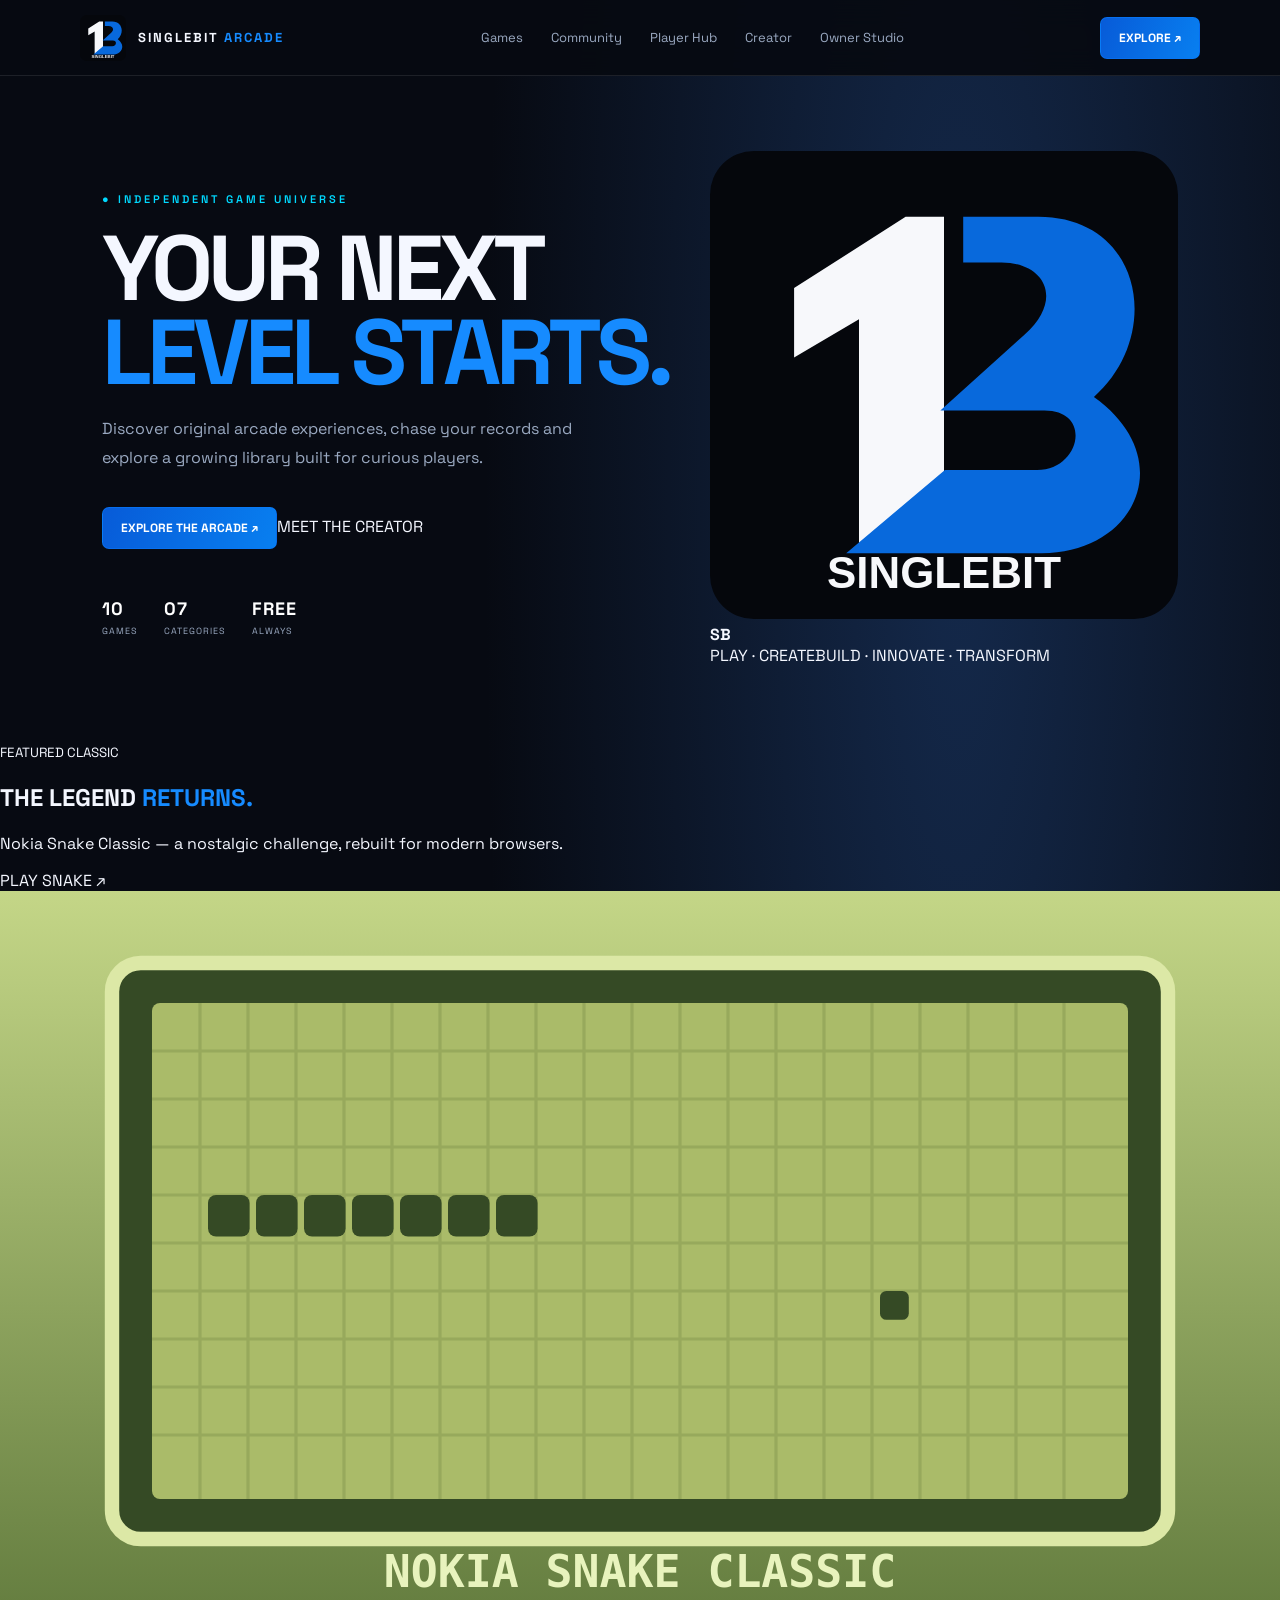
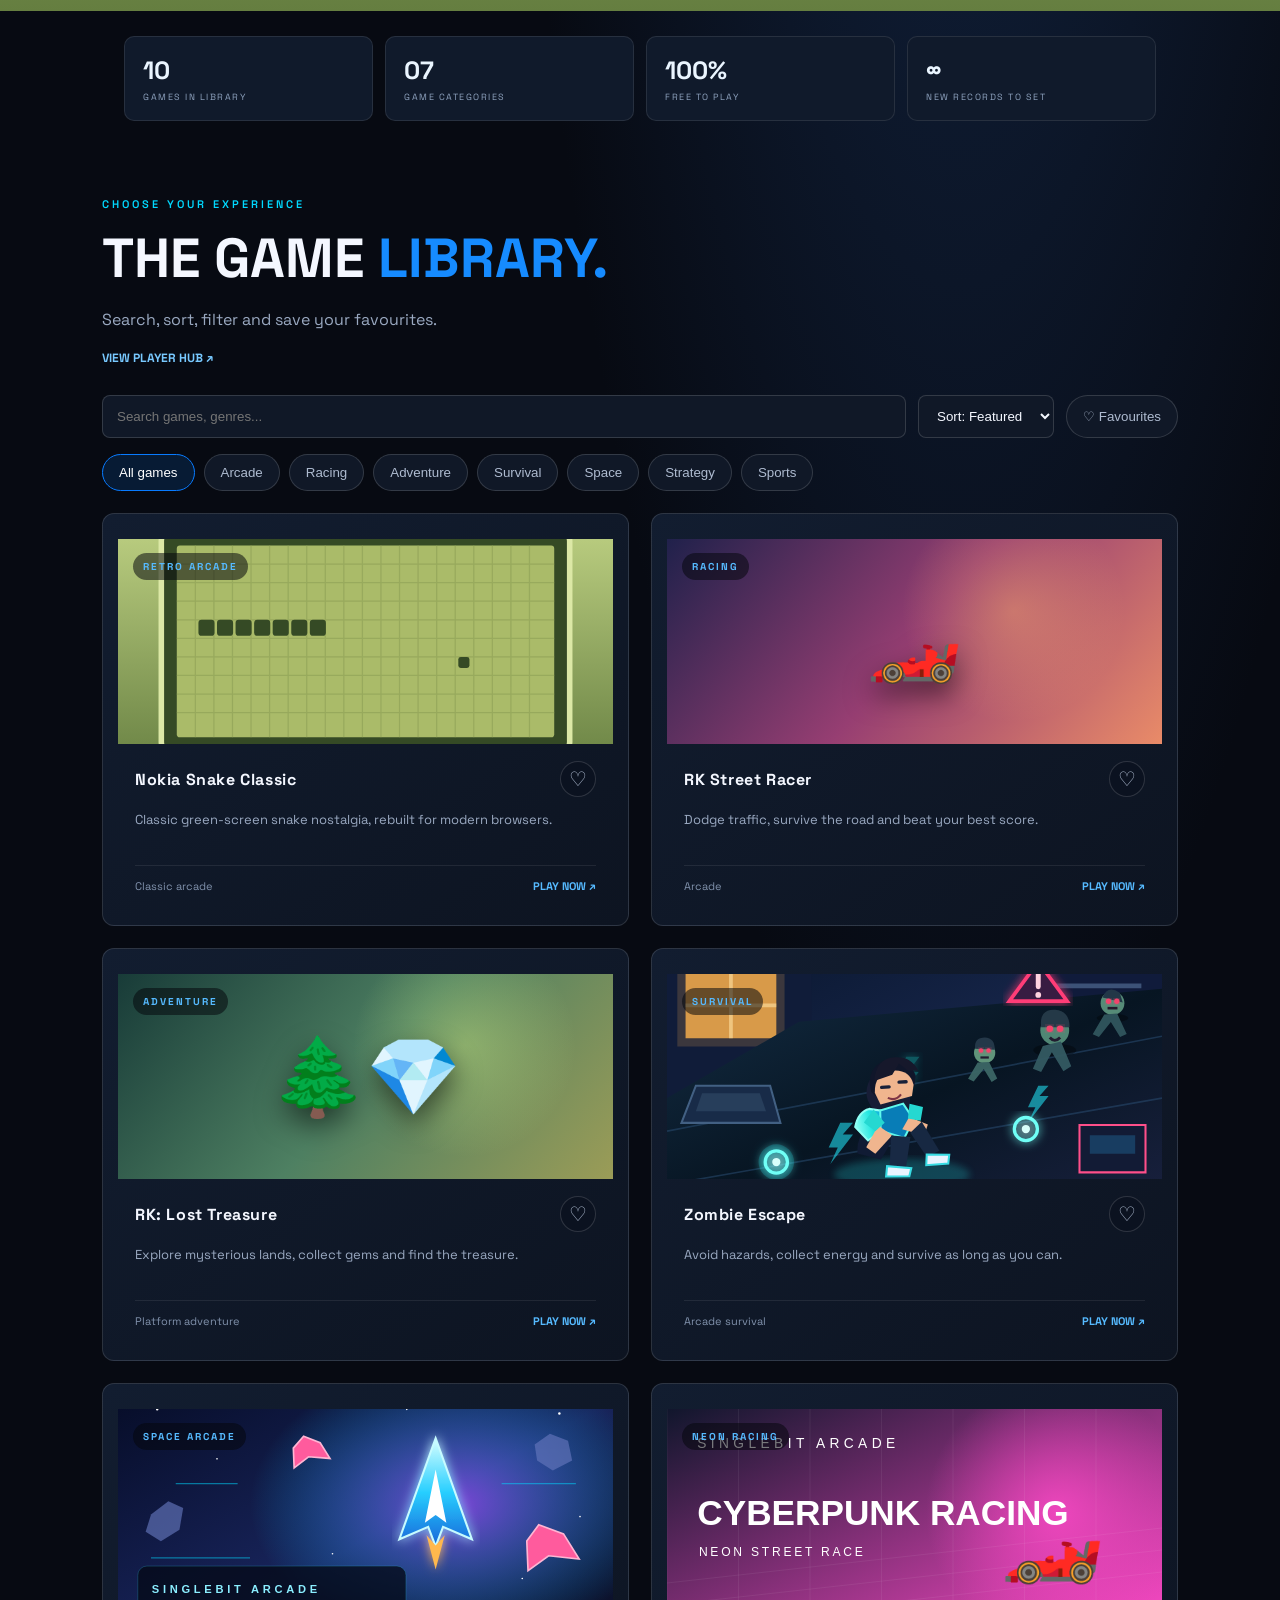
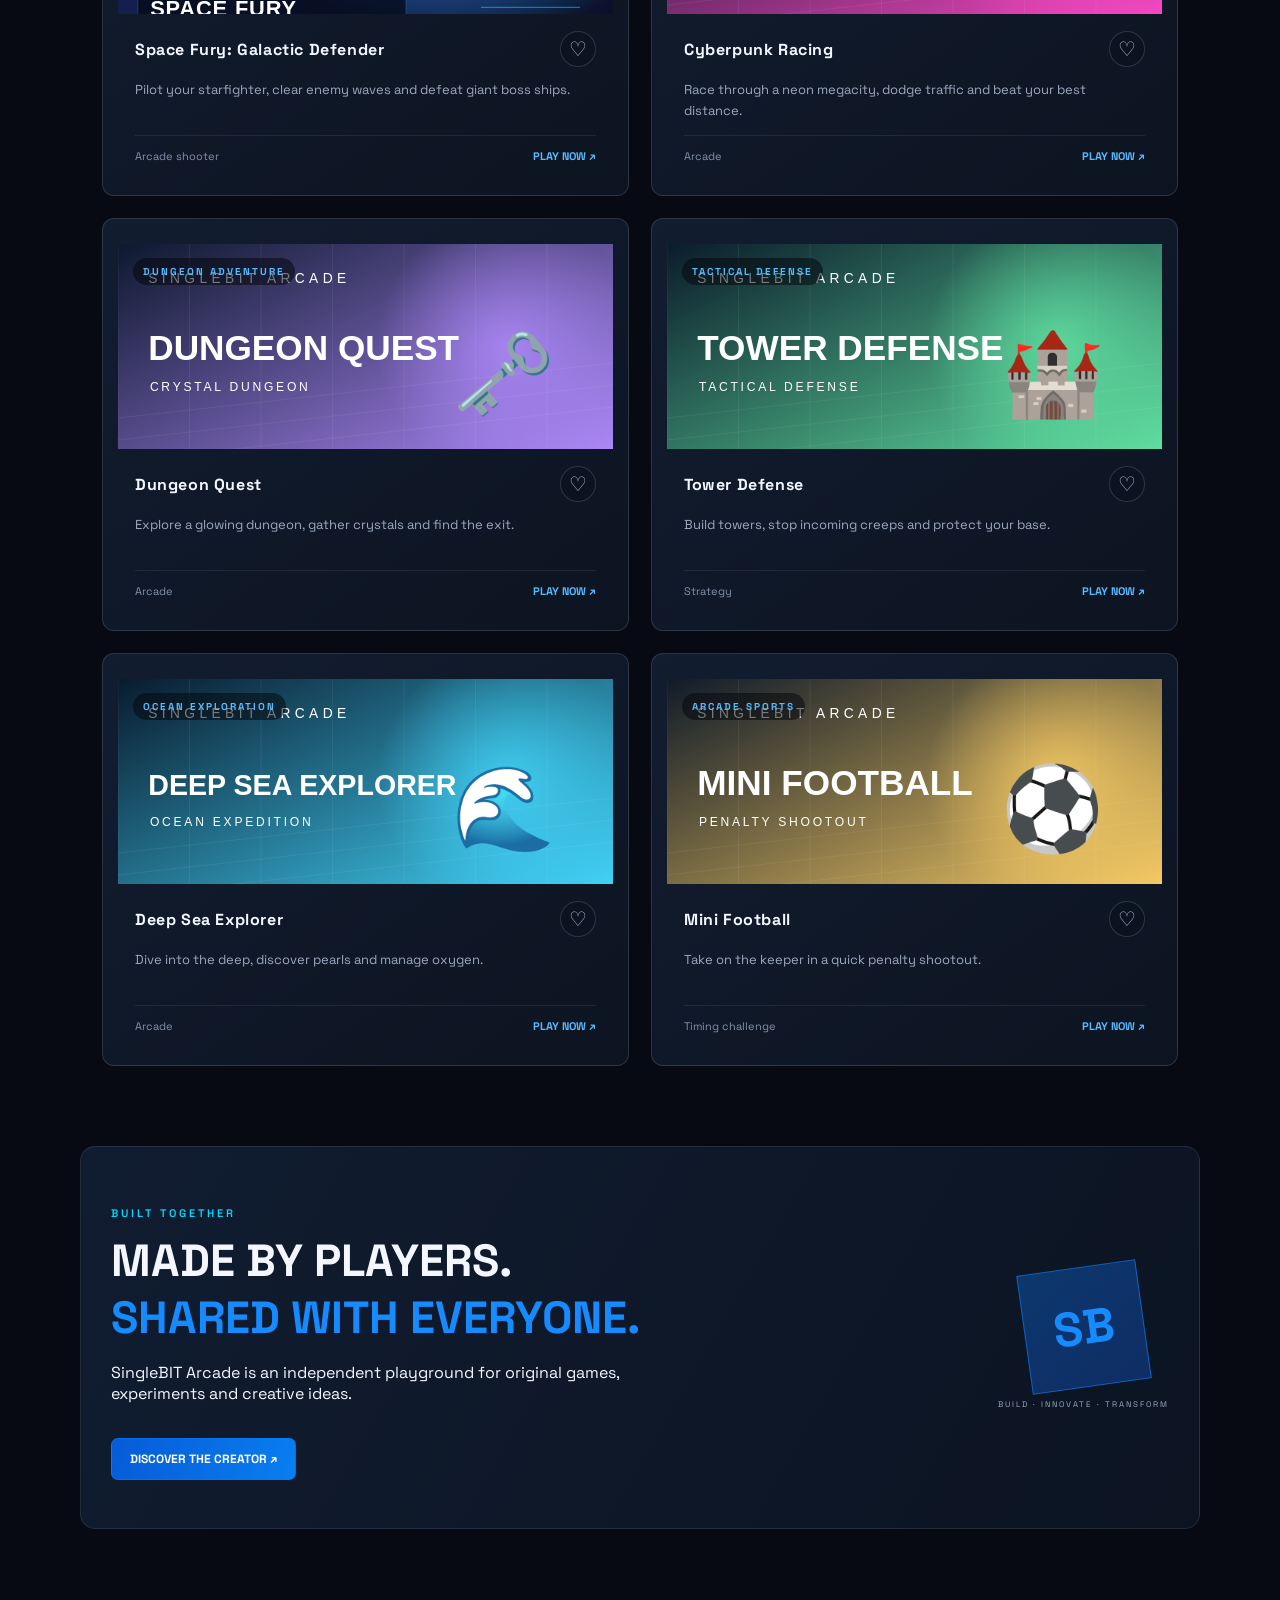
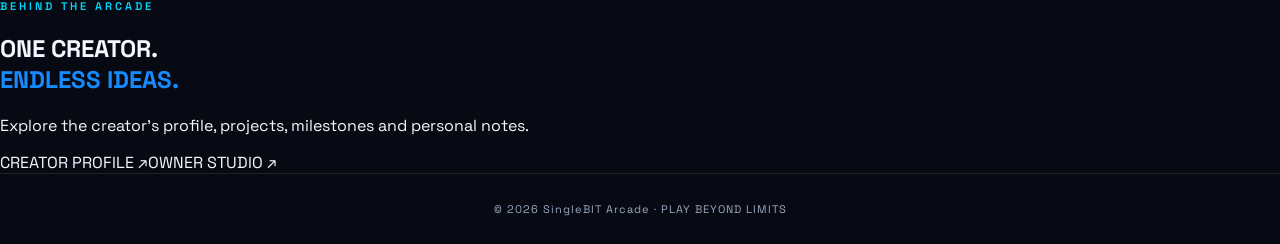
<file: index.html>
<!doctype html><html lang="en"><head><meta charset="utf-8"><meta name="viewport" content="width=device-width,initial-scale=1"><meta name="theme-color" content="#070b14"><meta name="description" content="SingleBIT Arcade — original browser games and indie experiences."><title>SingleBIT Arcade — Play Beyond Limits</title><link rel="icon" href="assets/singlebit-logo.svg"><link rel="stylesheet" href="css/style.css"><script defer src="js/games-data.js"></script><script defer src="js/app.js"></script></head><body><header><a class="brand" href="#"><img class="brand-logo" src="assets/singlebit-logo.svg" alt=""><span>SINGLEBIT <b>ARCADE</b></span></a><nav><a href="#games">Games</a><a href="#community">Community</a><a href="profile.html">Player Hub</a><a href="creator.html">Creator</a><a href="studio.html">Owner Studio</a></nav><a class="cta" href="#games">EXPLORE ↗</a></header><main><div id="announcement" class="announcement" hidden></div><section class="hero pro-hero"><div class="hero-copy"><p class="eyebrow">● INDEPENDENT GAME UNIVERSE</p><h1>YOUR NEXT<br><em>LEVEL STARTS.</em></h1><p class="intro">Discover original arcade experiences, chase your records and explore a growing library built for curious players.</p><div class="hero-actions"><a class="button" href="#games">EXPLORE THE ARCADE ↗</a><a class="secondary-button" href="creator.html">MEET THE CREATOR</a></div><div class="stats"><span><b id="game-count">10</b> GAMES</span><span><b id="category-count">07</b> CATEGORIES</span><span><b>FREE</b> ALWAYS</span></div></div><div class="hero-visual"><div class="visual-ring ring-one"></div><div class="visual-ring ring-two"></div><div class="hero-core"><img src="assets/singlebit-logo.svg" alt=""><b>SB</b></div><span class="float-tag tag-top">PLAY · CREATE</span><span class="float-tag tag-bottom">BUILD · INNOVATE · TRANSFORM</span></div></section><section class="feature-strip"><div><small>FEATURED CLASSIC</small><h2>THE LEGEND <em>RETURNS.</em></h2><p>Nokia Snake Classic — a nostalgic challenge, rebuilt for modern browsers.</p><a href="games/nokia-snake/">PLAY SNAKE ↗</a></div><a class="snake-feature" href="games/nokia-snake/"><img src="assets/nokia-snake-thumbnail.svg" alt="Nokia Snake Classic"></a></section><section class="quick-stats"><article><b id="total-games">10</b><span>GAMES IN LIBRARY</span></article><article><b id="total-categories">7</b><span>GAME CATEGORIES</span></article><article><b>100%</b><span>FREE TO PLAY</span></article><article><b>∞</b><span>NEW RECORDS TO SET</span></article></section><section id="games" class="games"><div class="section-head"><div><p class="eyebrow">CHOOSE YOUR EXPERIENCE</p><h2>THE GAME <em>LIBRARY.</em></h2><p class="muted">Search, sort, filter and save your favourites.</p></div><a class="text-link" href="profile.html">VIEW PLAYER HUB ↗</a></div><div class="library-tools"><input id="search" type="search" placeholder="Search games, genres..." aria-label="Search games"><select id="sort" aria-label="Sort games"><option value="featured">Sort: Featured</option><option value="az">Name: A–Z</option><option value="za">Name: Z–A</option></select><button id="favorites-only" class="filter-btn" type="button" aria-pressed="false">♡ Favourites</button></div><div class="filters" id="filters"><button class="active" data-filter="all">All games</button><button data-filter="arcade">Arcade</button><button data-filter="racing">Racing</button><button data-filter="adventure">Adventure</button><button data-filter="survival">Survival</button><button data-filter="space">Space</button><button data-filter="strategy">Strategy</button><button data-filter="sports">Sports</button></div><div class="grid" id="grid" aria-live="polite"></div><p id="empty" class="empty-state" hidden>No games match your search.</p></section><section id="community" class="community"><div><p class="eyebrow">BUILT TOGETHER</p><h2>MADE BY PLAYERS.<br><em>SHARED WITH EVERYONE.</em></h2><p>SingleBIT Arcade is an independent playground for original games, experiments and creative ideas.</p><a class="button" href="creator.html">DISCOVER THE CREATOR ↗</a></div><div class="community-mark"><span>SB</span><small>BUILD · INNOVATE · TRANSFORM</small></div></section><section class="owner-callout"><div><p class="eyebrow">BEHIND THE ARCADE</p><h2>ONE CREATOR.<br><em>ENDLESS IDEAS.</em></h2><p>Explore the creator's profile, projects, milestones and personal notes.</p></div><div class="owner-actions"><a href="creator.html">CREATOR PROFILE ↗</a><a href="studio.html">OWNER STUDIO ↗</a></div></section></main><footer>© <span id="year"></span> SingleBIT Arcade · PLAY BEYOND LIMITS</footer></body></html>
</file>
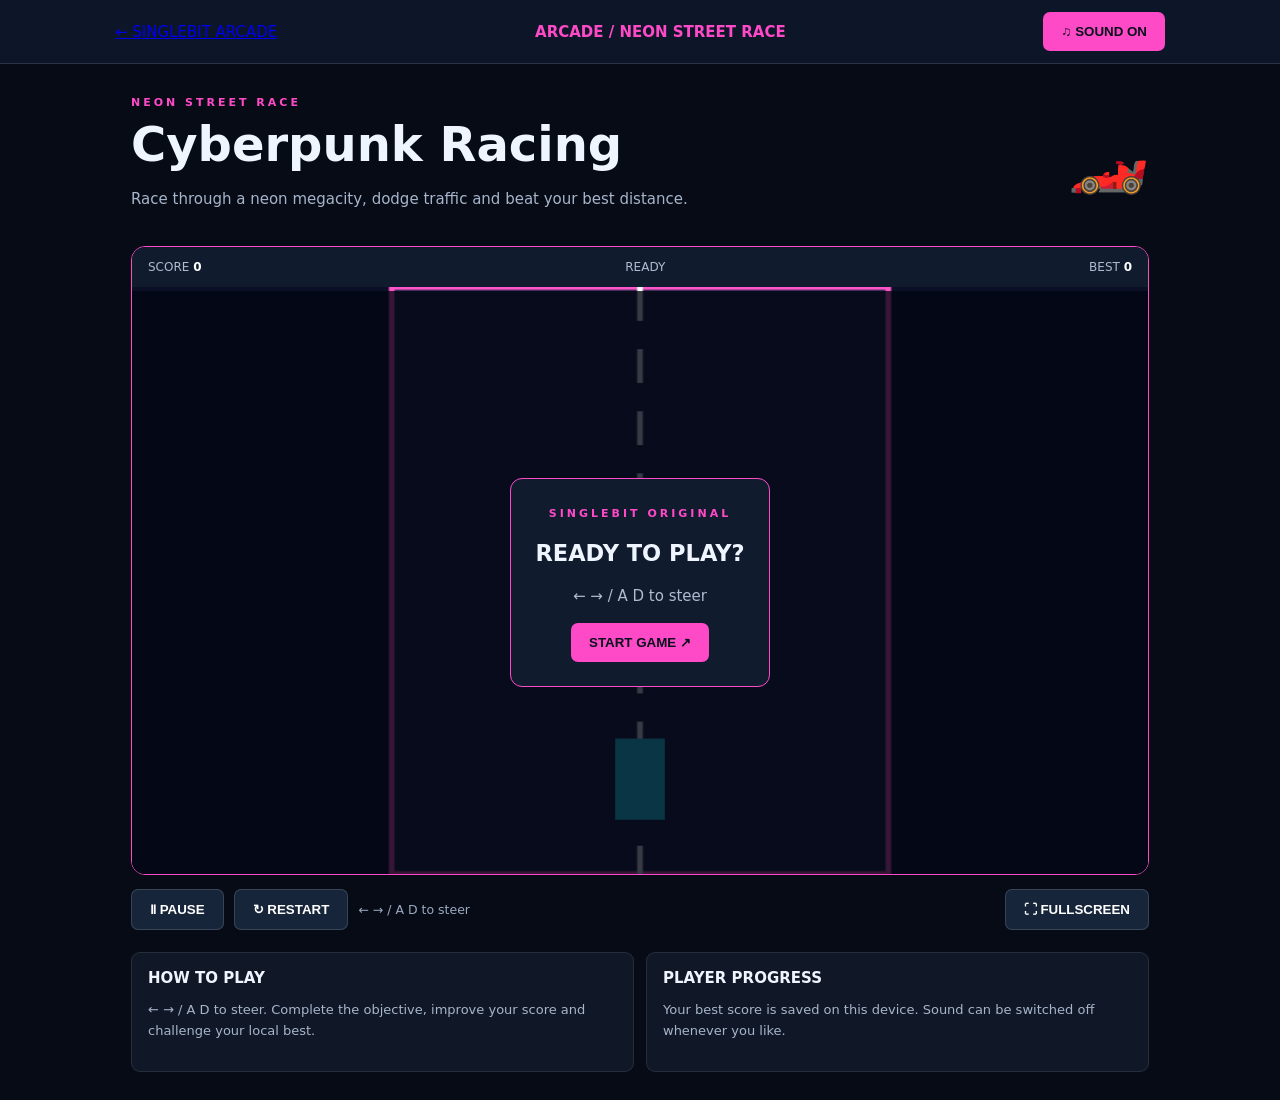
<file: games/cyberpunk-racing/index.html>
<!doctype html><html lang="en"><head><meta charset="utf-8"><meta name="viewport" content="width=device-width,initial-scale=1"><title>Cyberpunk Racing | SingleBIT Arcade</title><link rel="stylesheet" href="../game.css"></head><body data-game="cyberpunk-racing" style="--accent:#ff4ac8"><header class="top"><a href="../../index.html">← SINGLEBIT ARCADE</a><b>ARCADE / NEON STREET RACE</b><button id="sound">♫ SOUND ON</button></header><main class="wrap"><section class="head"><div><span class="tag">NEON STREET RACE</span><h1>Cyberpunk Racing</h1><p>Race through a neon megacity, dodge traffic and beat your best distance.</p></div><div style="font-size:65px">🏎️</div></section><section class="stage"><div class="hud"><span>SCORE <b id="score">0</b></span><span id="status">READY</span><span>BEST <b id="best">0</b></span></div><canvas width="900" height="520"></canvas><div class="overlay" id="overlay"><div class="panel"><span class="tag">SINGLEBIT ORIGINAL</span><h2 id="overlay-title">READY TO PLAY?</h2><p id="overlay-copy">← → / A D to steer</p><button id="start" class="btn">START GAME ↗</button></div></div></section><div class="actions"><button id="pause">Ⅱ PAUSE</button><button id="restart">↻ RESTART</button><small>← → / A D to steer</small></div><section class="help"><article><b>HOW TO PLAY</b><p>← → / A D to steer. Complete the objective, improve your score and challenge your local best.</p></article><article><b>PLAYER PROGRESS</b><p>Your best score is saved on this device. Sound can be switched off whenever you like.</p></article></section></main><script src="../arcade-universal.js"></script><script src="../fullscreen.js"></script></body></html>
</file>
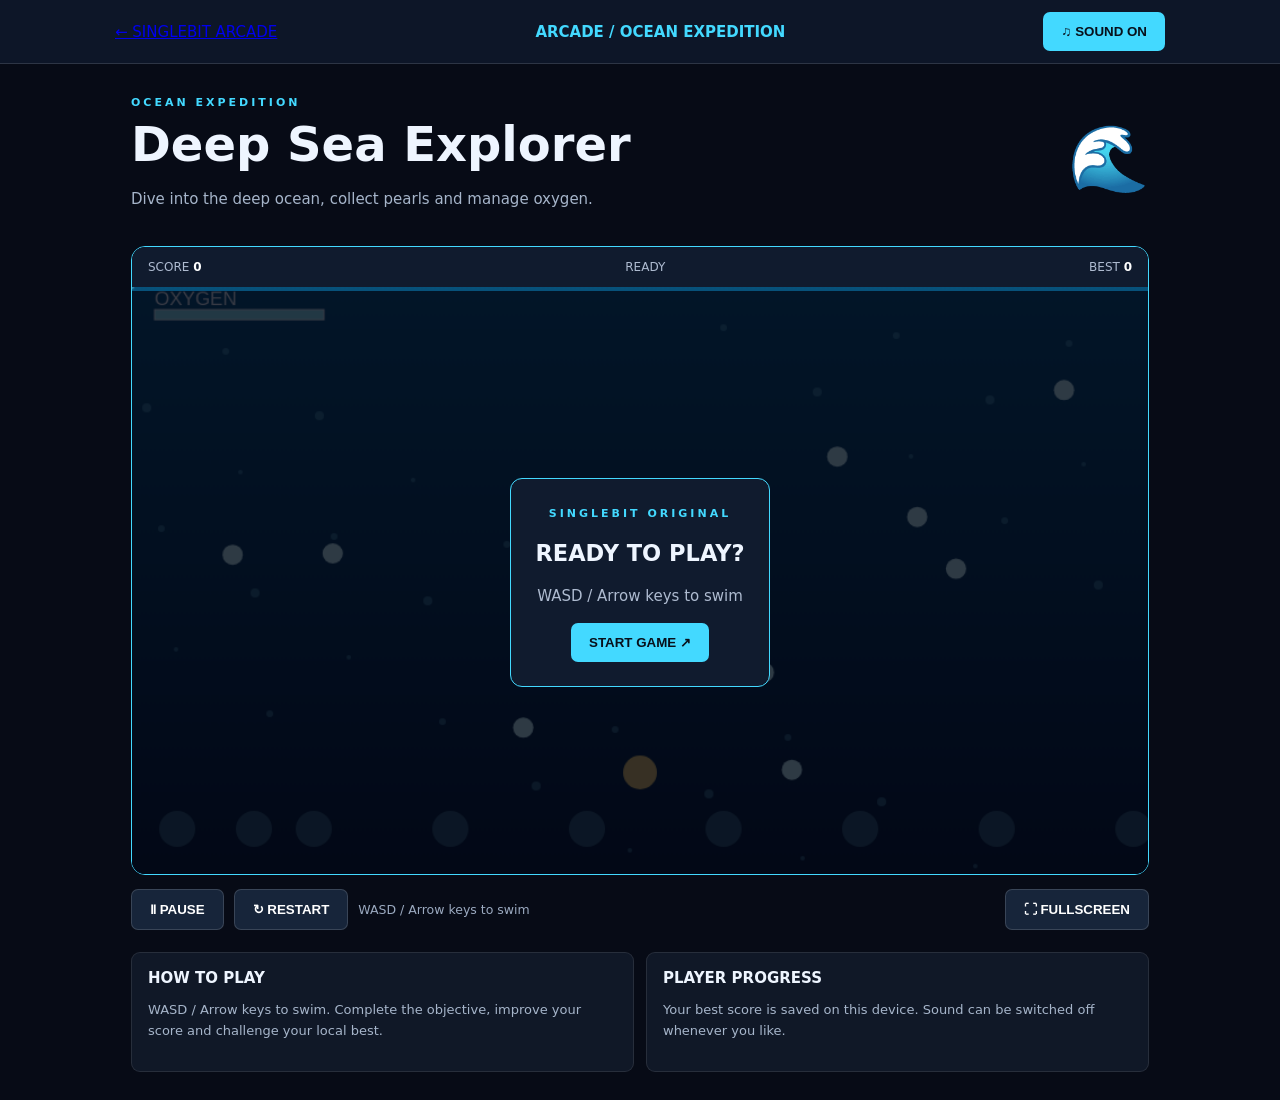
<file: games/deep-sea-explorer/index.html>
<!doctype html><html lang="en"><head><meta charset="utf-8"><meta name="viewport" content="width=device-width,initial-scale=1"><title>Deep Sea Explorer | SingleBIT Arcade</title><link rel="stylesheet" href="../game.css"></head><body data-game="deep-sea-explorer" style="--accent:#43d9ff"><header class="top"><a href="../../index.html">← SINGLEBIT ARCADE</a><b>ARCADE / OCEAN EXPEDITION</b><button id="sound">♫ SOUND ON</button></header><main class="wrap"><section class="head"><div><span class="tag">OCEAN EXPEDITION</span><h1>Deep Sea Explorer</h1><p>Dive into the deep ocean, collect pearls and manage oxygen.</p></div><div style="font-size:65px">🌊</div></section><section class="stage"><div class="hud"><span>SCORE <b id="score">0</b></span><span id="status">READY</span><span>BEST <b id="best">0</b></span></div><canvas width="900" height="520"></canvas><div class="overlay" id="overlay"><div class="panel"><span class="tag">SINGLEBIT ORIGINAL</span><h2 id="overlay-title">READY TO PLAY?</h2><p id="overlay-copy">WASD / Arrow keys to swim</p><button id="start" class="btn">START GAME ↗</button></div></div></section><div class="actions"><button id="pause">Ⅱ PAUSE</button><button id="restart">↻ RESTART</button><small>WASD / Arrow keys to swim</small></div><section class="help"><article><b>HOW TO PLAY</b><p>WASD / Arrow keys to swim. Complete the objective, improve your score and challenge your local best.</p></article><article><b>PLAYER PROGRESS</b><p>Your best score is saved on this device. Sound can be switched off whenever you like.</p></article></section></main><script src="../arcade-universal.js"></script><script src="../fullscreen.js"></script></body></html>
</file>
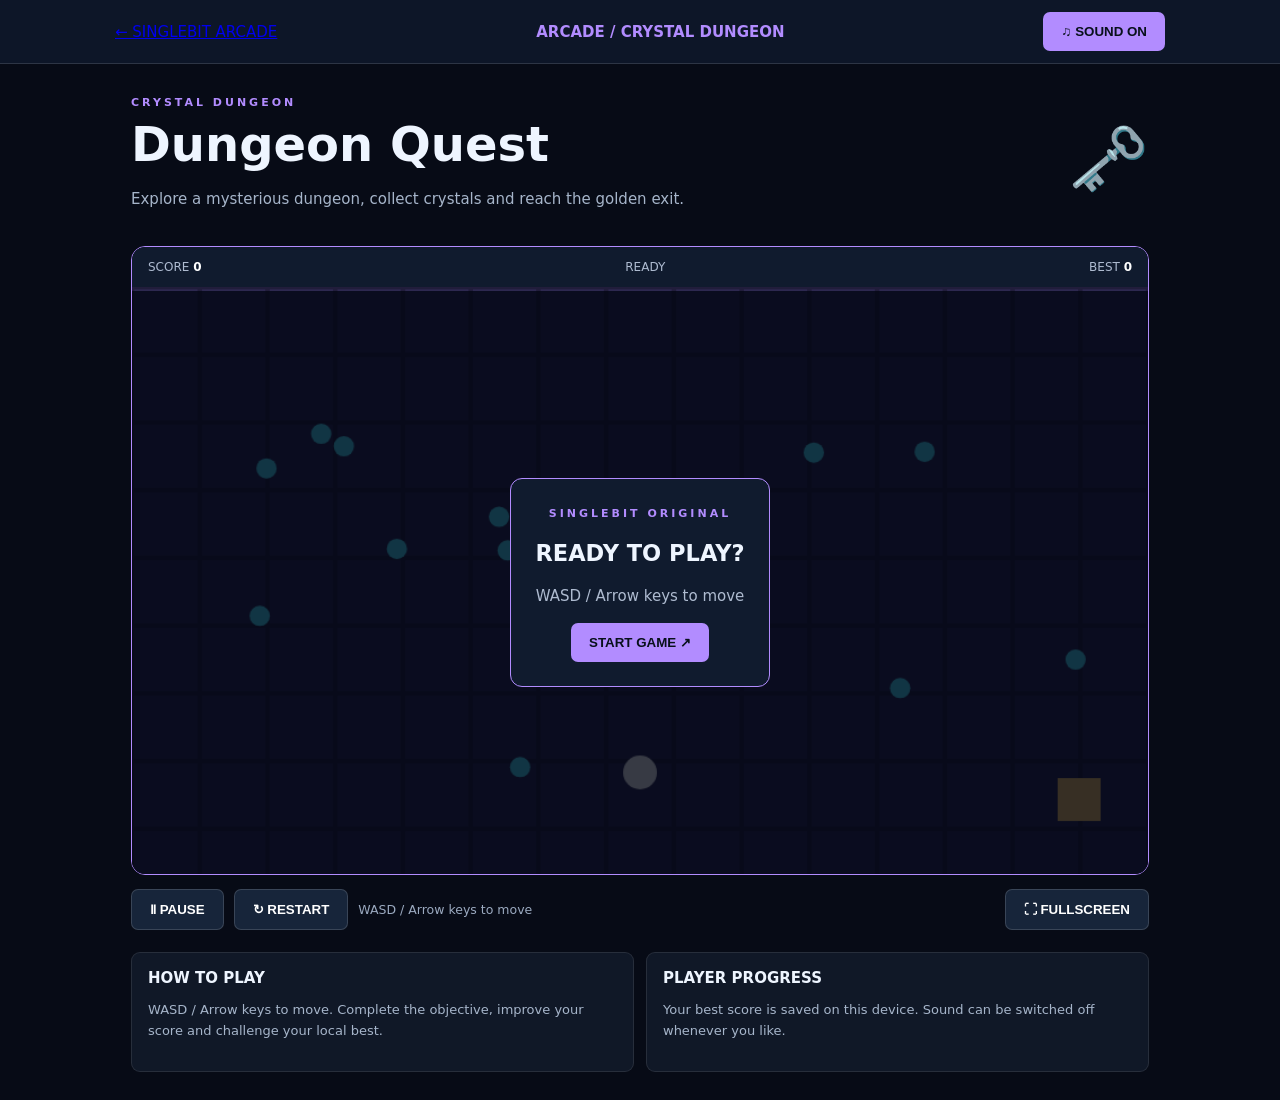
<file: games/dungeon-quest/index.html>
<!doctype html><html lang="en"><head><meta charset="utf-8"><meta name="viewport" content="width=device-width,initial-scale=1"><title>Dungeon Quest | SingleBIT Arcade</title><link rel="stylesheet" href="../game.css"></head><body data-game="dungeon-quest" style="--accent:#b28cff"><header class="top"><a href="../../index.html">← SINGLEBIT ARCADE</a><b>ARCADE / CRYSTAL DUNGEON</b><button id="sound">♫ SOUND ON</button></header><main class="wrap"><section class="head"><div><span class="tag">CRYSTAL DUNGEON</span><h1>Dungeon Quest</h1><p>Explore a mysterious dungeon, collect crystals and reach the golden exit.</p></div><div style="font-size:65px">🗝️</div></section><section class="stage"><div class="hud"><span>SCORE <b id="score">0</b></span><span id="status">READY</span><span>BEST <b id="best">0</b></span></div><canvas width="900" height="520"></canvas><div class="overlay" id="overlay"><div class="panel"><span class="tag">SINGLEBIT ORIGINAL</span><h2 id="overlay-title">READY TO PLAY?</h2><p id="overlay-copy">WASD / Arrow keys to move</p><button id="start" class="btn">START GAME ↗</button></div></div></section><div class="actions"><button id="pause">Ⅱ PAUSE</button><button id="restart">↻ RESTART</button><small>WASD / Arrow keys to move</small></div><section class="help"><article><b>HOW TO PLAY</b><p>WASD / Arrow keys to move. Complete the objective, improve your score and challenge your local best.</p></article><article><b>PLAYER PROGRESS</b><p>Your best score is saved on this device. Sound can be switched off whenever you like.</p></article></section></main><script src="../arcade-universal.js"></script><script src="../fullscreen.js"></script></body></html>
</file>
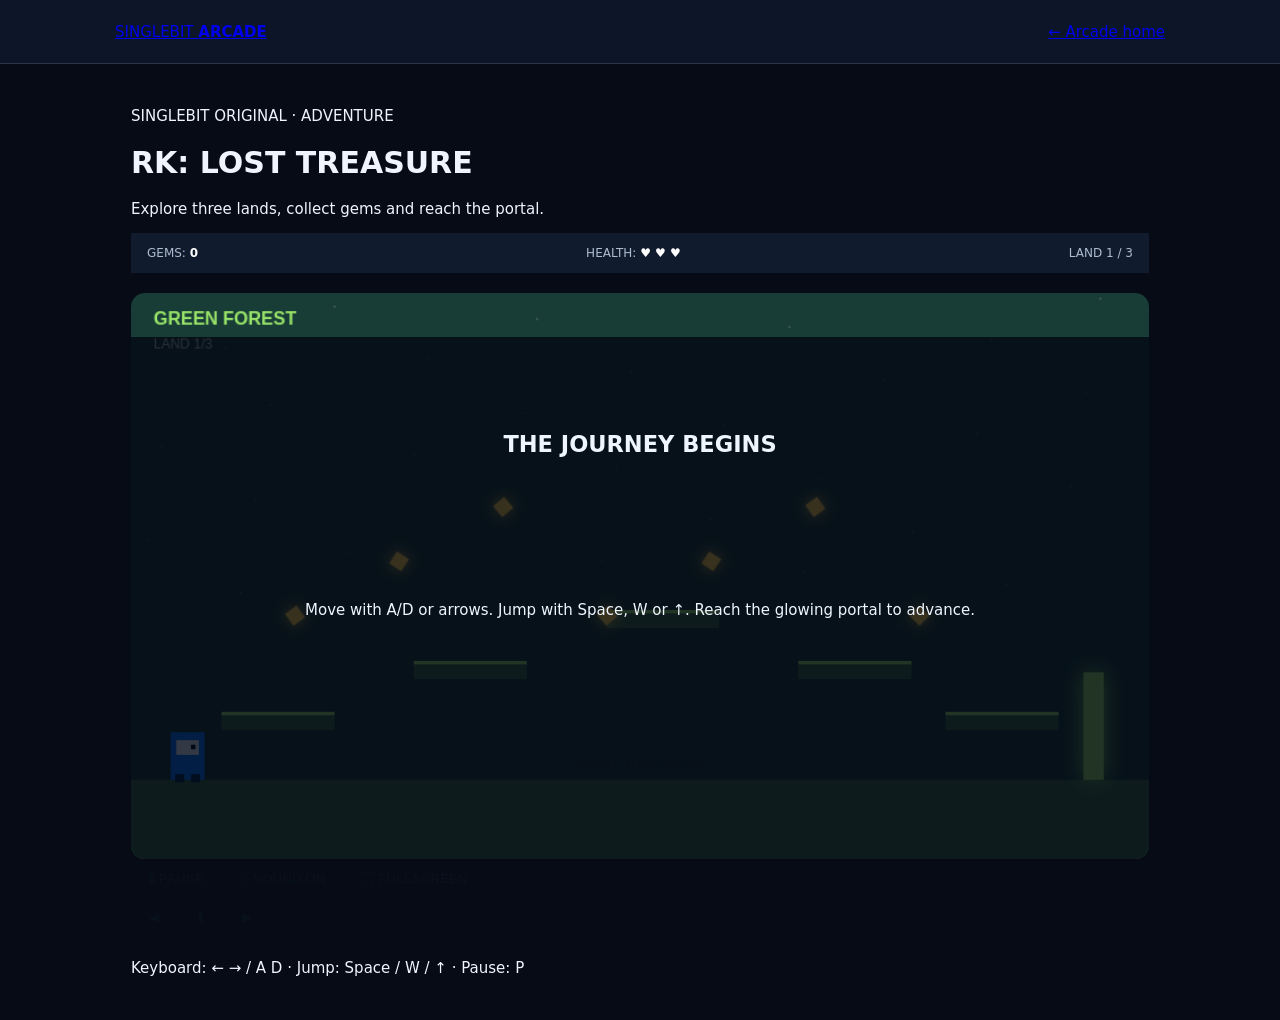
<file: games/lost-treasure/index.html>
<!doctype html><html lang="en"><head><meta charset="utf-8"><meta name="viewport" content="width=device-width,initial-scale=1,viewport-fit=cover"><meta name="theme-color" content="#070a12"><title>Lost Treasure | SingleBIT Arcade</title><link rel="stylesheet" href="../game.css"></head><body><header class="top"><a class="brand" href="../../">SINGLEBIT <b>ARCADE</b></a><a class="back" href="../../#games">← Arcade home</a></header><main class="wrap"><div class="heading"><p class="eyebrow">SINGLEBIT ORIGINAL · ADVENTURE</p><h1>RK: LOST TREASURE</h1><p>Explore three lands, collect gems and reach the portal.</p></div><section class="shell"><div class="hud"><span>GEMS: <b id="gems">0</b></span><span>HEALTH: <b id="hp">♥ ♥ ♥</b></span><span id="level-label">LAND 1 / 3</span></div><div class="stage"><canvas id="game" width="900" height="500"></canvas><div class="overlay" id="overlay"><h2>THE JOURNEY BEGINS</h2><p>Move with A/D or arrows. Jump with Space, W or ↑. Reach the glowing portal to advance.</p><button class="btn" id="start">START ADVENTURE</button></div></div><div class="game-toolbar"><button class="tool-btn" id="pause">Ⅱ PAUSE</button><button class="tool-btn" id="sound" aria-pressed="true">♫ SOUND ON</button><button class="tool-btn" id="fullscreen">⛶ FULLSCREEN</button></div><div class="controls"><button class="control" id="left">◀</button><button class="control" id="jump">⬆</button><button class="control" id="right">▶</button></div><p class="help">Keyboard: ← → / A D · Jump: Space / W / ↑ · Pause: P</p></section></main><script src="game.js"></script><script src="../fullscreen.js"></script></body></html>
</file>
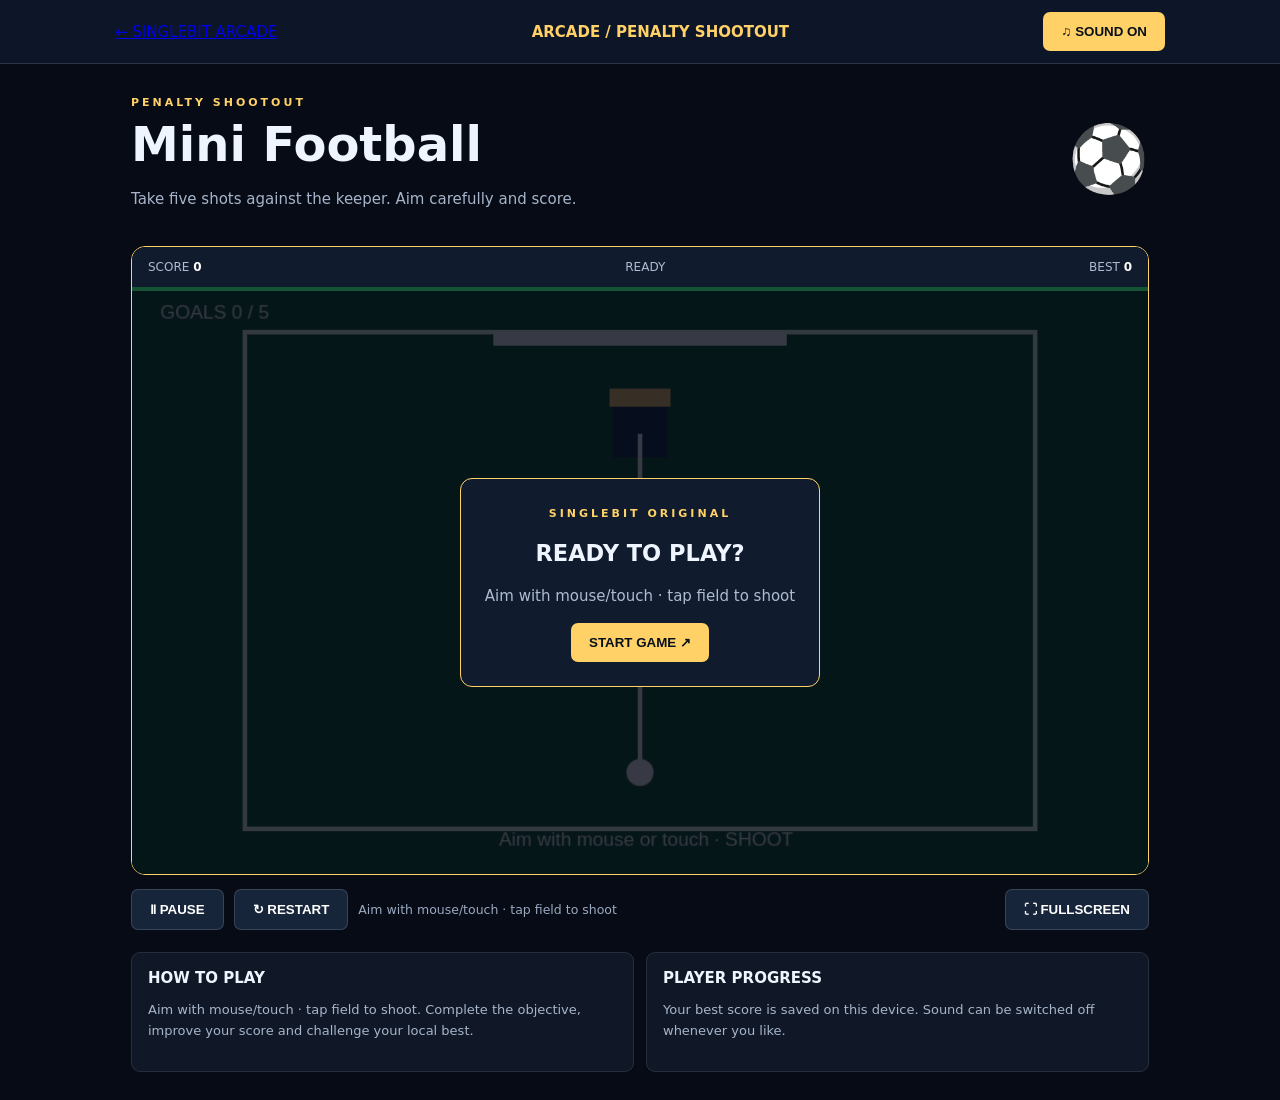
<file: games/mini-football/index.html>
<!doctype html><html lang="en"><head><meta charset="utf-8"><meta name="viewport" content="width=device-width,initial-scale=1"><title>Mini Football | SingleBIT Arcade</title><link rel="stylesheet" href="../game.css"></head><body data-game="mini-football" style="--accent:#ffd166"><header class="top"><a href="../../index.html">← SINGLEBIT ARCADE</a><b>ARCADE / PENALTY SHOOTOUT</b><button id="sound">♫ SOUND ON</button></header><main class="wrap"><section class="head"><div><span class="tag">PENALTY SHOOTOUT</span><h1>Mini Football</h1><p>Take five shots against the keeper. Aim carefully and score.</p></div><div style="font-size:65px">⚽</div></section><section class="stage"><div class="hud"><span>SCORE <b id="score">0</b></span><span id="status">READY</span><span>BEST <b id="best">0</b></span></div><canvas width="900" height="520"></canvas><div class="overlay" id="overlay"><div class="panel"><span class="tag">SINGLEBIT ORIGINAL</span><h2 id="overlay-title">READY TO PLAY?</h2><p id="overlay-copy">Aim with mouse/touch · tap field to shoot</p><button id="start" class="btn">START GAME ↗</button></div></div></section><div class="actions"><button id="pause">Ⅱ PAUSE</button><button id="restart">↻ RESTART</button><small>Aim with mouse/touch · tap field to shoot</small></div><section class="help"><article><b>HOW TO PLAY</b><p>Aim with mouse/touch · tap field to shoot. Complete the objective, improve your score and challenge your local best.</p></article><article><b>PLAYER PROGRESS</b><p>Your best score is saved on this device. Sound can be switched off whenever you like.</p></article></section></main><script src="../arcade-universal.js"></script><script src="../fullscreen.js"></script></body></html>
</file>
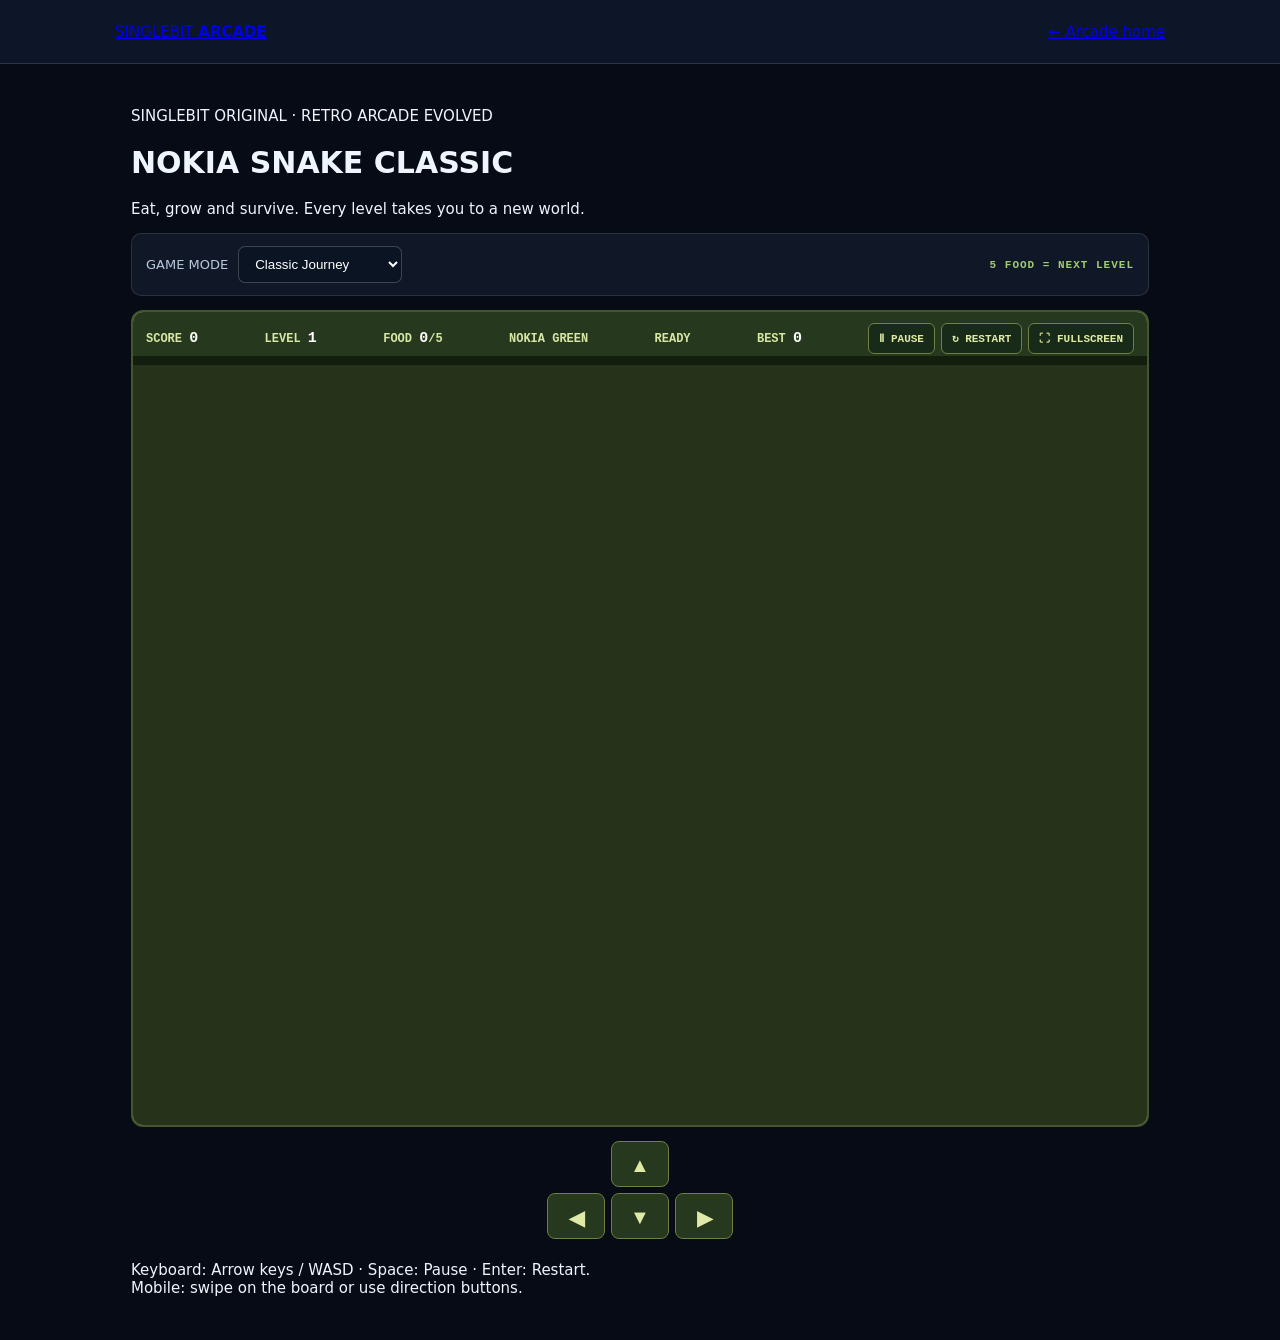
<file: games/nokia-snake/index.html>
<!doctype html>
<html lang="en"><head><meta charset="utf-8"><meta name="viewport" content="width=device-width,initial-scale=1,viewport-fit=cover"><meta name="theme-color" content="#070a12"><meta name="description" content="Play Nokia Snake Classic with level modes, changing worlds and obstacles."><title>Nokia Snake Classic | SingleBIT Arcade</title><link rel="stylesheet" href="../game.css"><style>
:root{--snake-accent:#43562d}
.snake-stage{background:#aabb69;border:2px solid var(--snake-accent);position:relative;overflow:hidden;border-radius:12px;transition:background .25s,border-color .25s}
.snake-stage canvas{width:min(100%,760px);height:auto;display:block;margin:auto;image-rendering:pixelated;touch-action:none;aspect-ratio:1/1}
.snake-hud{display:flex;align-items:center;justify-content:space-between;gap:9px;padding:11px 13px;background:#26391f;color:#d8e7a5;font:700 12px monospace;flex-wrap:wrap}
.snake-hud span{white-space:nowrap}.snake-hud b{color:#fff;font-size:15px}
.snake-hud .hud-actions{display:flex;gap:6px;flex-wrap:wrap}.snake-hud button{background:#182b18;color:#e0eaa7;border:1px solid #6d8045;border-radius:6px;padding:8px 10px;font:700 11px monospace}
.snake-stage .overlay{position:absolute;inset:44px 0 0;background:#101a0bd9;color:#28371a;z-index:2;display:grid;place-items:center;padding:20px}
.snake-stage .overlay.hidden{display:none}.overlay-card{max-width:430px;padding:26px;border:1px solid #d7ed9b;background:#1c2a19;color:#eff7d2;border-radius:14px;box-shadow:0 16px 60px #0007;text-align:center}
.overlay-card h2{font-family:monospace;color:#d9f28f;font-size:clamp(22px,4vw,34px);margin:8px 0}.overlay-card p{color:#d0ddb9;line-height:1.6}.overlay-kicker{font:700 10px monospace;letter-spacing:2px;color:#a9ca72!important}
.snake-stage .overlay .btn{background:#d7ed9b;color:#203018}
.mode-bar{display:flex;align-items:center;justify-content:space-between;gap:12px;flex-wrap:wrap;margin:14px 0;padding:12px 14px;background:#101827;border:1px solid #ffffff1c;border-radius:10px}
.mode-bar label{display:flex;align-items:center;gap:10px;color:#b9c9dc;font-size:13px}.mode-bar select{background:#0a1422;color:#fff;border:1px solid #ffffff35;border-radius:7px;padding:9px 12px}
.level-info{font:700 11px monospace;color:#9fcb75;letter-spacing:1px}
.snake-controls{display:flex;justify-content:center;margin:14px auto}.snake-controls .pad{display:grid;grid-template-columns:repeat(3,58px);grid-template-rows:repeat(2,46px);gap:6px}
.snake-controls button{min-width:58px;background:#26391f;color:#e0eaa7;border:1px solid #6d8045;border-radius:8px;font-size:20px;touch-action:manipulation}
.snake-controls .up{grid-column:2}.snake-controls .left{grid-column:1;grid-row:2}.snake-controls .down{grid-column:2;grid-row:2}.snake-controls .right{grid-column:3;grid-row:2}
#snakeShell:fullscreen{width:100vw;height:100dvh;max-width:none;margin:0;border:0;border-radius:0;display:flex;flex-direction:column;justify-content:center;align-items:center;background:#080d08;padding:0}
#snakeShell:fullscreen canvas{width:min(94vw,calc(100dvh - 118px));height:auto;max-height:calc(100dvh - 118px);max-width:none;object-fit:contain;flex:0 1 auto}
#snakeShell:fullscreen .snake-hud{width:100%;flex:0 0 auto;padding:10px 16px}
#snakeShell:fullscreen .overlay{inset:48px 0 0}
@media(max-width:600px){.wrap{padding:18px 10px}.snake-hud{font-size:10px;padding:8px}.snake-hud b{font-size:12px}.snake-hud button{padding:7px;font-size:9px}.snake-controls .pad{grid-template-columns:repeat(3,52px);grid-template-rows:repeat(2,44px)}.snake-controls button{min-width:52px}.mode-bar{align-items:flex-start}.snake-stage canvas{width:100%}}
</style></head><body><header class="top"><a class="brand" href="../../">SINGLEBIT <b>ARCADE</b></a><a class="back" href="../../#games">← Arcade home</a></header><main class="wrap"><div class="heading"><p class="eyebrow">SINGLEBIT ORIGINAL · RETRO ARCADE EVOLVED</p><h1>NOKIA SNAKE CLASSIC</h1><p>Eat, grow and survive. Every level takes you to a new world.</p></div>
<div class="mode-bar"><label for="mode">GAME MODE <select id="mode"><option value="classic">Classic Journey</option><option value="adventure">Obstacle Adventure</option><option value="zen">Zen Practice</option></select></label><span class="level-info">5 FOOD = NEXT LEVEL</span></div>
<section class="shell snake-stage" id="snakeShell"><div class="snake-hud"><span>SCORE <b id="score">0</b></span><span>LEVEL <b id="level">1</b></span><span>FOOD <b id="food-count">0</b>/5</span><span id="level-name">NOKIA GREEN</span><span id="status">READY</span><span>BEST <b id="best">0</b></span><div class="hud-actions"><button id="pause" type="button">Ⅱ PAUSE</button><button id="restart" type="button">↻ RESTART</button><button id="fullscreen" type="button">⛶ FULLSCREEN</button></div></div><canvas id="game" width="720" height="720" aria-label="Nokia Snake Classic game board"></canvas><div class="overlay" id="overlay"></div></section>
<div class="snake-controls"><div class="pad" aria-label="Touch controls"><button class="up" data-dir="up" aria-label="Up">▲</button><button class="left" data-dir="left" aria-label="Left">◀</button><button class="down" data-dir="down" aria-label="Down">▼</button><button class="right" data-dir="right" aria-label="Right">▶</button></div></div><p class="help">Keyboard: Arrow keys / WASD · Space: Pause · Enter: Restart. Mobile: swipe on the board or use direction buttons.</p></main><script src="game.js?v=phase05-foodfix-2"></script><script src="../fullscreen.js"></script></body></html>
</file>
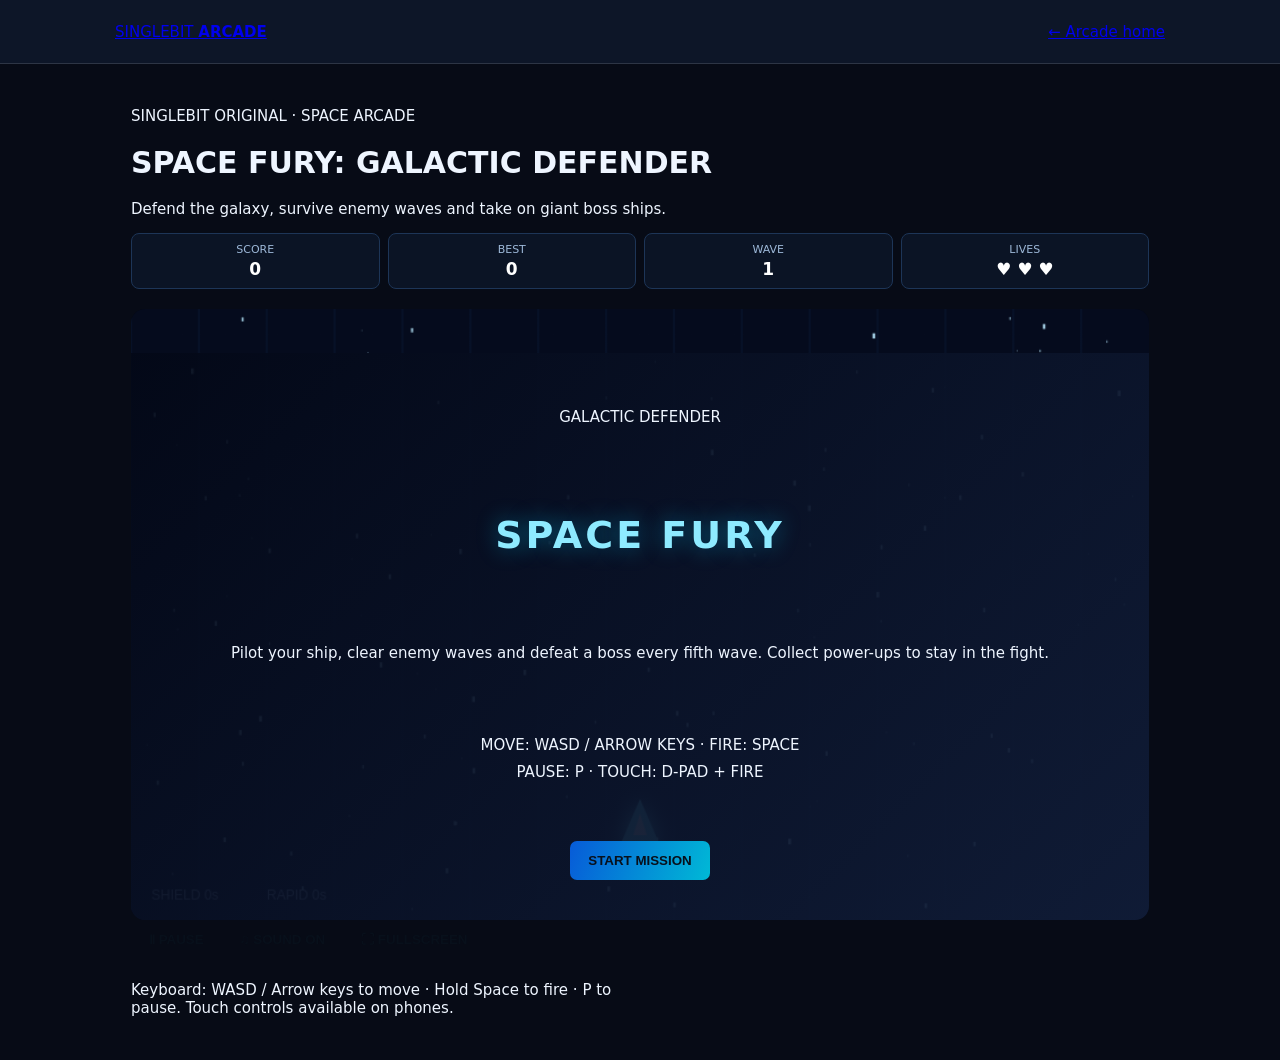
<file: games/space-fury/index.html>
<!doctype html>
<html lang="en"><head><meta charset="utf-8"><meta name="viewport" content="width=device-width,initial-scale=1,viewport-fit=cover"><meta name="theme-color" content="#070a12"><title>Space Fury: Galactic Defender | SingleBIT Arcade</title><link rel="stylesheet" href="../game.css"><style>
.space-stage{background:#030611}.space-hud{display:grid;grid-template-columns:repeat(4,1fr);gap:8px}.space-hud span{background:#0b1425;border:1px solid #1d3557;border-radius:8px;padding:9px;text-align:center;color:#9db8d8;font-size:11px}.space-hud b{display:block;color:#fff;font-size:17px;margin-top:3px}.space-stage canvas{width:100%;height:auto;display:block;touch-action:none}.space-overlay{background:linear-gradient(135deg,#030817ee,#101c37eF)}.space-overlay h2{color:#8eeaff;letter-spacing:3px;font-size:clamp(23px,5vw,38px);text-shadow:0 0 22px #00cfff66}.space-overlay .btn{background:linear-gradient(110deg,#075bd8,#00b9d6)}.space-help{line-height:1.8}.space-touch{display:flex;justify-content:space-between;gap:12px;align-items:center;max-width:420px;margin:14px auto 0}.space-touch .control{width:65px;height:56px}.fire-touch{background:#087bff;border:1px solid #4bcfff;border-radius:12px;padding:14px 20px;color:white;font-weight:800;touch-action:none}.space-dpad{display:grid;grid-template-columns:repeat(3,52px);grid-template-rows:repeat(2,48px);gap:5px}.space-dpad button{border-radius:10px;padding:0;font-size:19px;touch-action:none}.space-dpad .up{grid-column:2}.space-dpad .left{grid-column:1;grid-row:2}.space-dpad .down{grid-column:2;grid-row:2}.space-dpad .right{grid-column:3;grid-row:2}@media(min-width:760px){.space-touch{display:none}}@media(max-width:500px){.space-hud{grid-template-columns:repeat(2,1fr)}.space-hud span{padding:7px}.space-hud b{font-size:15px}.space-touch{padding:0 5px}}
</style></head><body>
<header class="top"><a class="brand" href="../../">SINGLEBIT <b>ARCADE</b></a><a class="back" href="../../#games">← Arcade home</a></header>
<main class="wrap"><div class="heading"><p class="eyebrow">SINGLEBIT ORIGINAL · SPACE ARCADE</p><h1>SPACE FURY: GALACTIC DEFENDER</h1><p>Defend the galaxy, survive enemy waves and take on giant boss ships.</p></div>
<section class="shell"><div class="space-hud"><span>SCORE<b id="score">0</b></span><span>BEST<b id="best">0</b></span><span>WAVE<b id="wave">1</b></span><span>LIVES<b id="lives">♥ ♥ ♥</b></span></div>
<div class="stage space-stage"><canvas id="game" width="900" height="540" aria-label="Space Fury game area"></canvas><div class="overlay space-overlay" id="overlay"><p class="eyebrow">GALACTIC DEFENDER</p><h2>SPACE FURY</h2><p>Pilot your ship, clear enemy waves and defeat a boss every fifth wave. Collect power-ups to stay in the fight.</p><p class="space-help">MOVE: WASD / ARROW KEYS · FIRE: SPACE<br>PAUSE: P · TOUCH: D-PAD + FIRE</p><button class="btn" id="start">START MISSION</button></div></div>
<div class="game-toolbar"><button class="tool-btn" id="pause">Ⅱ PAUSE</button><button class="tool-btn" id="sound" aria-pressed="true">♫ SOUND ON</button><button class="tool-btn" id="fullscreen">⛶ FULLSCREEN</button></div>
<div class="space-touch"><div class="space-dpad"><button class="up" data-key="up">▲</button><button class="left" data-key="left">◀</button><button class="down" data-key="down">▼</button><button class="right" data-key="right">▶</button></div><button class="fire-touch" id="fire-touch">FIRE ✦</button></div>
<p class="help">Keyboard: WASD / Arrow keys to move · Hold Space to fire · P to pause. Touch controls available on phones.</p></section></main><script src="game.js"></script><script src="../fullscreen.js"></script></body></html>
</file>
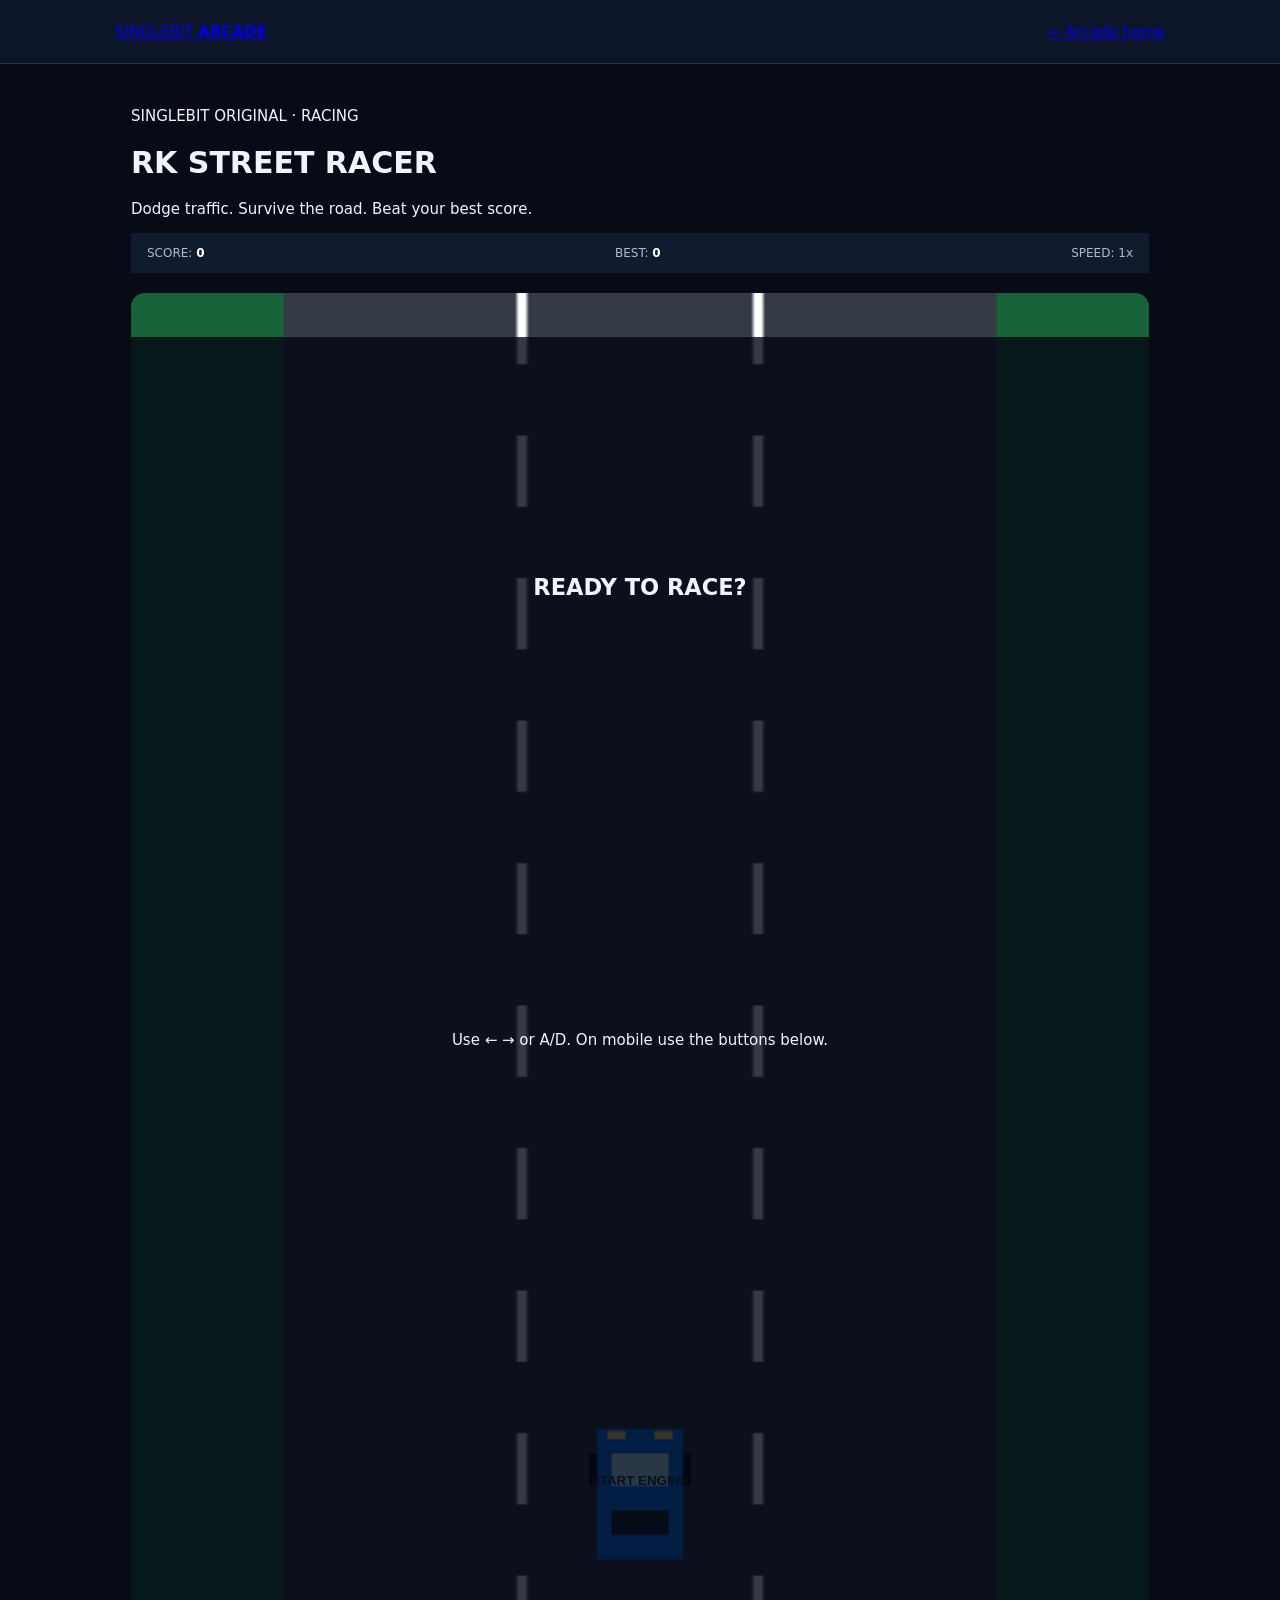
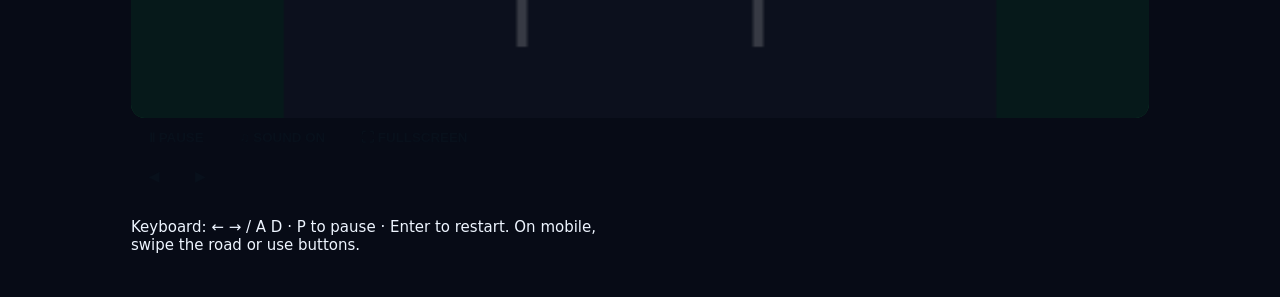
<file: games/street-racer/index.html>
<!doctype html><html lang="en"><head><meta charset="utf-8"><meta name="viewport" content="width=device-width,initial-scale=1,viewport-fit=cover"><meta name="theme-color" content="#070a12"><title>RK Street Racer | SingleBIT Arcade</title><link rel="stylesheet" href="../game.css"></head><body><header class="top"><a class="brand" href="../../">SINGLEBIT <b>ARCADE</b></a><a class="back" href="../../#games">← Arcade home</a></header><main class="wrap"><div class="heading"><p class="eyebrow">SINGLEBIT ORIGINAL · RACING</p><h1>RK STREET RACER</h1><p>Dodge traffic. Survive the road. Beat your best score.</p></div><section class="shell"><div class="hud"><span>SCORE: <b id="score">0</b></span><span>BEST: <b id="best">0</b></span><span id="speed">SPEED: 1x</span></div><div class="stage"><canvas id="game" width="500" height="700"></canvas><div class="overlay" id="overlay"><h2>READY TO RACE?</h2><p>Use ← → or A/D. On mobile use the buttons below.</p><button class="btn" id="start">START ENGINE</button></div></div><div class="game-toolbar"><button class="tool-btn" id="pause">Ⅱ PAUSE</button><button class="tool-btn" id="sound" aria-pressed="true">♫ SOUND ON</button><button class="tool-btn" id="fullscreen">⛶ FULLSCREEN</button></div><div class="controls"><button class="control" id="left">◀</button><button class="control" id="right">▶</button></div><p class="help">Keyboard: ← → / A D · P to pause · Enter to restart. On mobile, swipe the road or use buttons.</p></section></main><script src="game.js"></script><script src="../fullscreen.js"></script></body></html>
</file>
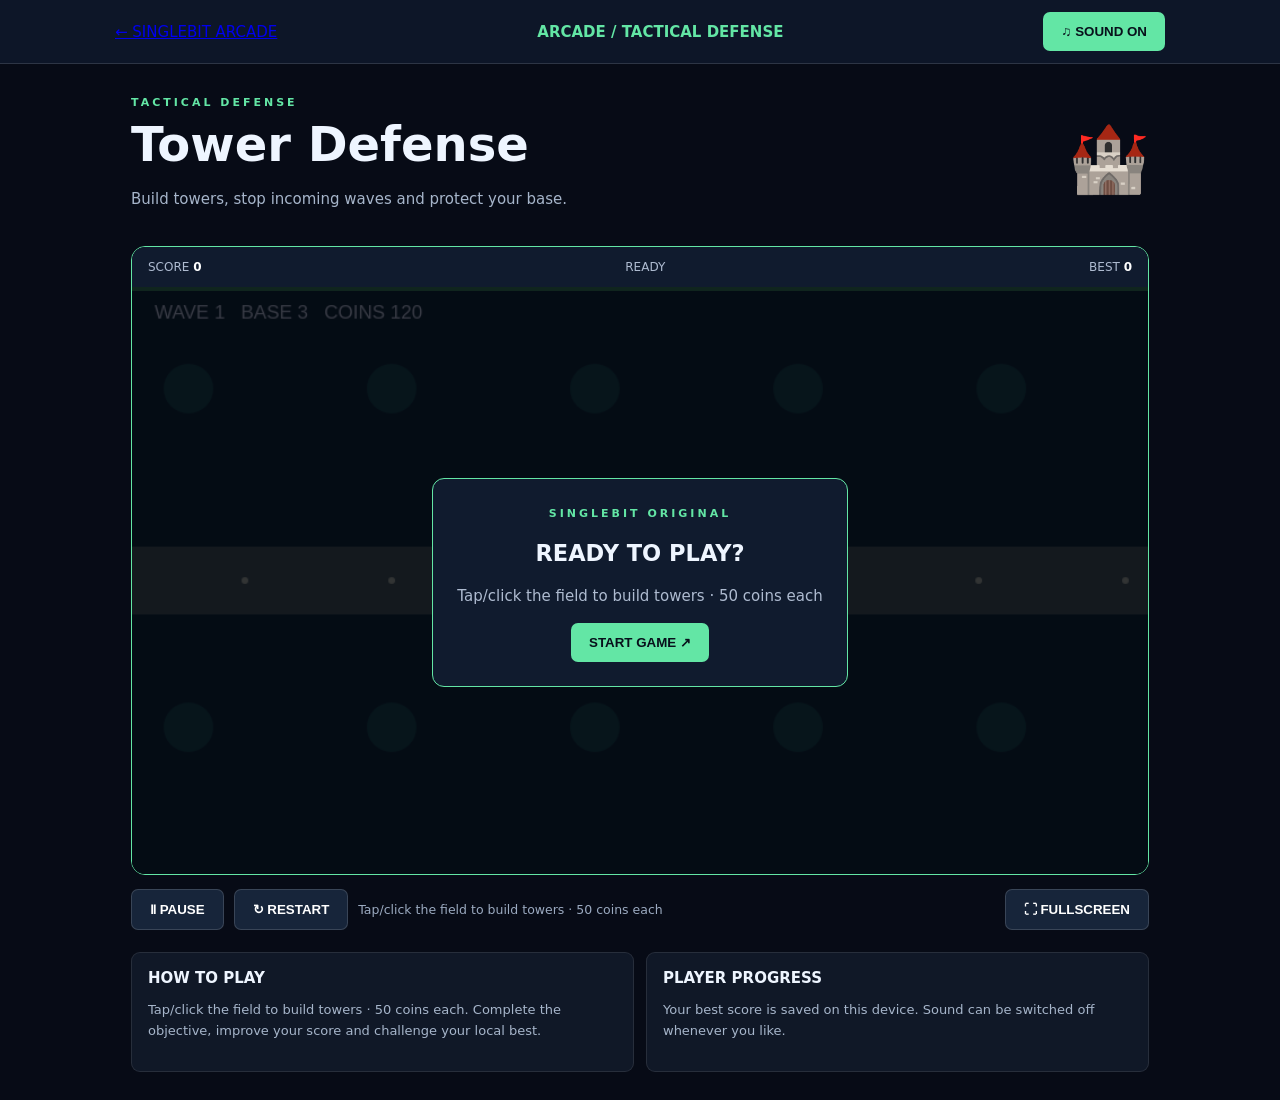
<file: games/tower-defense/index.html>
<!doctype html><html lang="en"><head><meta charset="utf-8"><meta name="viewport" content="width=device-width,initial-scale=1"><title>Tower Defense | SingleBIT Arcade</title><link rel="stylesheet" href="../game.css"></head><body data-game="tower-defense" style="--accent:#63e6a5"><header class="top"><a href="../../index.html">← SINGLEBIT ARCADE</a><b>ARCADE / TACTICAL DEFENSE</b><button id="sound">♫ SOUND ON</button></header><main class="wrap"><section class="head"><div><span class="tag">TACTICAL DEFENSE</span><h1>Tower Defense</h1><p>Build towers, stop incoming waves and protect your base.</p></div><div style="font-size:65px">🏰</div></section><section class="stage"><div class="hud"><span>SCORE <b id="score">0</b></span><span id="status">READY</span><span>BEST <b id="best">0</b></span></div><canvas width="900" height="520"></canvas><div class="overlay" id="overlay"><div class="panel"><span class="tag">SINGLEBIT ORIGINAL</span><h2 id="overlay-title">READY TO PLAY?</h2><p id="overlay-copy">Tap/click the field to build towers · 50 coins each</p><button id="start" class="btn">START GAME ↗</button></div></div></section><div class="actions"><button id="pause">Ⅱ PAUSE</button><button id="restart">↻ RESTART</button><small>Tap/click the field to build towers · 50 coins each</small></div><section class="help"><article><b>HOW TO PLAY</b><p>Tap/click the field to build towers · 50 coins each. Complete the objective, improve your score and challenge your local best.</p></article><article><b>PLAYER PROGRESS</b><p>Your best score is saved on this device. Sound can be switched off whenever you like.</p></article></section></main><script src="../arcade-universal.js"></script><script src="../fullscreen.js"></script></body></html>
</file>
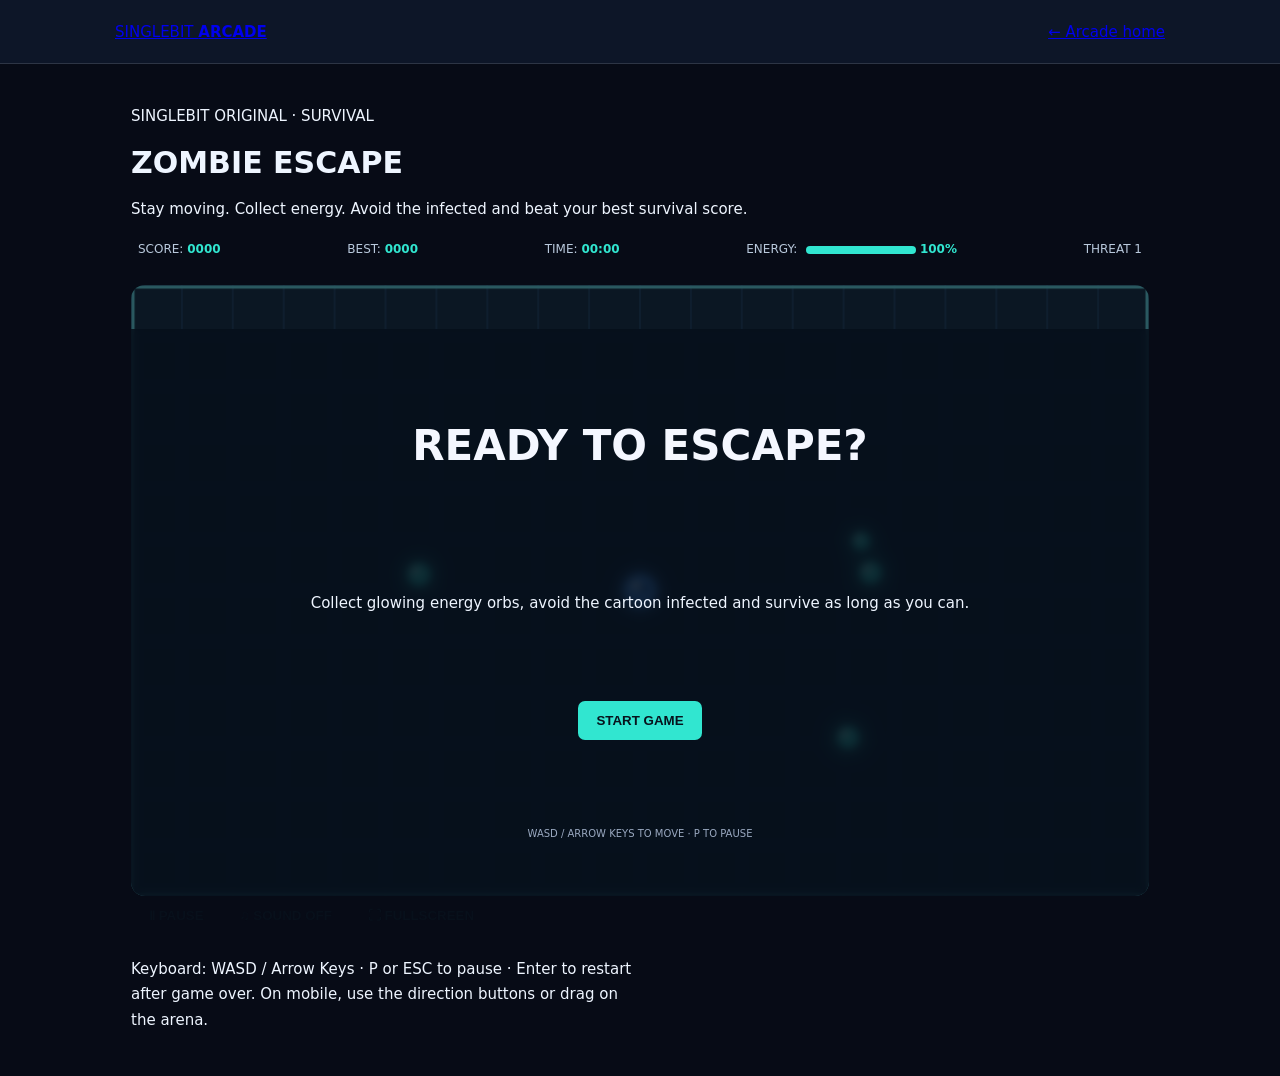
<file: games/zombie-escape/index.html>
<!doctype html>
<html lang="en"><head><meta charset="utf-8"><meta name="viewport" content="width=device-width,initial-scale=1,viewport-fit=cover"><meta name="theme-color" content="#070a12"><meta name="description" content="Play Zombie Escape, a free survival arcade game from SingleBIT Arcade."><title>Zombie Escape | SingleBIT Arcade</title><link rel="stylesheet" href="../game.css"><style>
.zombie-stage{background:#091421}.zombie-stage canvas{width:100%;height:auto;aspect-ratio:10/6;touch-action:none}.zombie-hud{display:flex;justify-content:space-between;gap:10px;flex-wrap:wrap;padding:9px 7px;color:#b9c9dc;font-size:12px}.zombie-hud b{color:#31e6d0}.health-track{display:inline-block;width:110px;height:8px;background:#29374b;border-radius:9px;overflow:hidden;vertical-align:middle;margin-left:5px}.health-track i{display:block;height:100%;width:100%;background:#31e6d0}.zombie-stage .overlay{background:#06101bdc;backdrop-filter:blur(4px)}.zombie-stage .overlay h2{font-size:clamp(27px,5vw,42px);color:#f4f7ff}.zombie-stage .overlay small{display:block;color:#9aa9c1;margin-top:14px;font-size:10px}.zombie-stage .btn{background:#31e6d0;color:#07131c}.zombie-controls .control{background:#14263a;color:#31e6d0;border:1px solid #2d4861;user-select:none;-webkit-user-select:none}.zombie-controls{display:flex!important}.zombie-help{line-height:1.7}
@media(min-width:760px){.zombie-controls{display:none!important}}@media(max-width:759px){.zombie-controls{display:flex!important}.zombie-hud{font-size:10px}.health-track{width:70px}}
</style></head><body><header class="top"><a class="brand" href="../../">SINGLEBIT <b>ARCADE</b></a><a class="back" href="../../#games">← Arcade home</a></header>
<main class="wrap"><div class="heading"><p class="eyebrow">SINGLEBIT ORIGINAL · SURVIVAL</p><h1>ZOMBIE ESCAPE</h1><p>Stay moving. Collect energy. Avoid the infected and beat your best survival score.</p></div>
<section class="shell" id="gameShell"><div class="zombie-hud"><span>SCORE: <b id="score">0000</b></span><span>BEST: <b id="best">0000</b></span><span>TIME: <b id="time">00:00</b></span><span>ENERGY: <span class="health-track"><i id="health"></i></span> <b id="healthText">100%</b></span><span id="level">THREAT 1</span></div>
<div class="stage zombie-stage"><canvas id="game" width="1000" height="600" aria-label="Zombie Escape game"></canvas><div class="overlay" id="overlay"><h2 id="overlayTitle">READY TO ESCAPE?</h2><p id="overlayText">Collect glowing energy orbs, avoid the cartoon infected and survive as long as you can.</p><button class="btn" id="start">START GAME</button><small>WASD / ARROW KEYS TO MOVE · P TO PAUSE</small></div></div>
<div class="game-toolbar"><button class="tool-btn" id="pause">Ⅱ PAUSE</button><button class="tool-btn" id="sound" aria-pressed="false">♫ SOUND OFF</button><button class="tool-btn" id="fullscreen">⛶ FULLSCREEN</button></div>
<div class="controls zombie-controls"><button class="control" data-dir="left" aria-label="Move left">◀</button><button class="control" data-dir="up" aria-label="Move up">▲</button><button class="control" data-dir="down" aria-label="Move down">▼</button><button class="control" data-dir="right" aria-label="Move right">▶</button></div>
<p class="help zombie-help">Keyboard: WASD / Arrow Keys · P or ESC to pause · Enter to restart after game over. On mobile, use the direction buttons or drag on the arena.</p></section></main><script src="game.js"></script><script src="../fullscreen.js"></script></body></html>
</file>
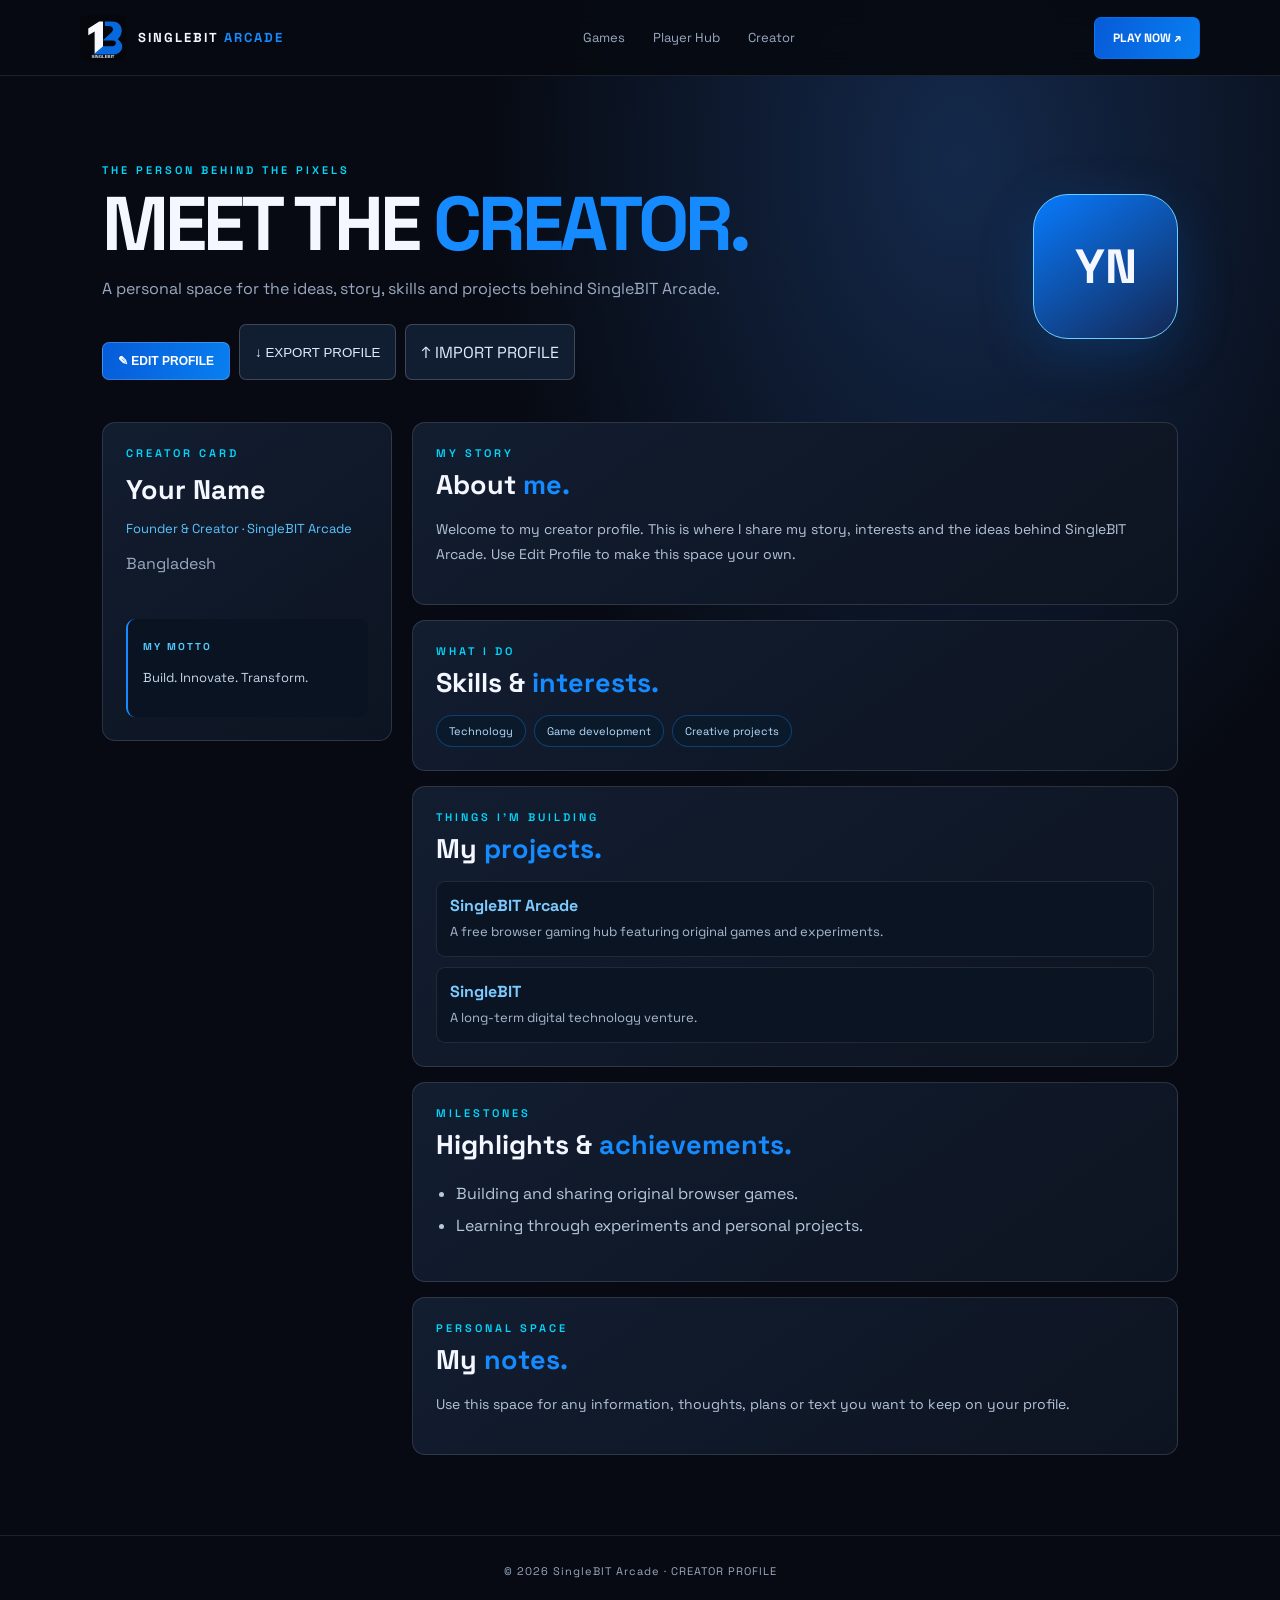
<file: creator.html>
<!doctype html>
<html lang="en"><head><meta charset="utf-8"><meta name="viewport" content="width=device-width,initial-scale=1"><meta name="theme-color" content="#070a12"><meta name="description" content="Meet the creator behind SingleBIT Arcade."><title>Creator Profile | SingleBIT Arcade</title><link rel="icon" href="assets/singlebit-logo.svg"><link rel="stylesheet" href="css/style.css"><link rel="stylesheet" href="css/creator.css"><script defer src="js/creator.js"></script></head>
<body><header><a class="brand" href="./"><img class="brand-logo" src="assets/singlebit-logo.svg" alt="SingleBIT logo"><span>SINGLEBIT <b>ARCADE</b></span></a><nav><a href="./#games">Games</a><a href="profile.html">Player Hub</a><a href="creator.html" aria-current="page">Creator</a></nav><a class="cta" href="./#games">PLAY NOW ↗</a></header>
<main class="creator-main"><section class="creator-hero"><div><p class="eyebrow">THE PERSON BEHIND THE PIXELS</p><h1>MEET THE <em>CREATOR.</em></h1><p class="muted">A personal space for the ideas, story, skills and projects behind SingleBIT Arcade.</p><div class="creator-actions"><button id="edit-toggle" class="button" type="button">✎ EDIT PROFILE</button><button id="export-profile" type="button">↓ EXPORT PROFILE</button><label class="import-btn">↑ IMPORT PROFILE<input id="import-profile" type="file" accept="application/json"></label></div></div><div class="creator-avatar" id="avatar">SB</div></section>
<section class="creator-layout"><aside class="creator-side"><p class="eyebrow">CREATOR CARD</p><h2 id="display-name">Your Name</h2><p id="role" class="creator-role">Founder & Creator · SingleBIT Arcade</p><p id="location" class="muted">Your city, country</p><div class="creator-links" id="social-links"></div><div class="creator-side-note"><b>MY MOTTO</b><p id="motto">Build. Innovate. Transform.</p></div></aside>
<div class="creator-content"><article class="creator-panel"><p class="eyebrow">MY STORY</p><h2>About <em>me.</em></h2><p id="bio" class="creator-copy"></p></article><article class="creator-panel"><p class="eyebrow">WHAT I DO</p><h2>Skills & <em>interests.</em></h2><div id="skills" class="chip-list"></div></article><article class="creator-panel"><p class="eyebrow">THINGS I'M BUILDING</p><h2>My <em>projects.</em></h2><div id="projects" class="creator-projects"></div></article><article class="creator-panel"><p class="eyebrow">MILESTONES</p><h2>Highlights & <em>achievements.</em></h2><ul id="achievements" class="creator-achievements"></ul></article><article class="creator-panel"><p class="eyebrow">PERSONAL SPACE</p><h2>My <em>notes.</em></h2><p id="notes" class="creator-copy"></p></article></div></section>
<section id="editor" class="creator-editor" hidden><div class="editor-heading"><div><p class="eyebrow">OWNER WORKSPACE</p><h2>Edit your <em>profile.</em></h2><p class="muted">Write anything you want. Changes save in this browser.</p></div><button id="close-editor" type="button">CLOSE ✕</button></div><form id="creator-form">
<label>Display name<input name="name" maxlength="60" placeholder="Your name"></label><label>Role / title<input name="role" maxlength="100" placeholder="Founder & Creator"></label><label>Location<input name="location" maxlength="100" placeholder="City, Country"></label><label>Short motto<input name="motto" maxlength="140" placeholder="Your personal motto"></label><label>About me / bio<textarea name="bio" rows="5" maxlength="1500" placeholder="Write your story..."></textarea></label><label>Skills & interests <small>Separate items with commas</small><input name="skills" maxlength="500" placeholder="Web development, Gaming, Design..."></label><label>Projects <small>One project per line. Format: Project name — short description</small><textarea name="projects" rows="5" maxlength="1500" placeholder="SingleBIT — Digital technology venture"></textarea></label><label>Achievements <small>One item per line</small><textarea name="achievements" rows="4" maxlength="1200" placeholder="Science fair project..."></textarea></label><label>Social links <small>One per line. Format: Platform | https://link</small><textarea name="links" rows="4" maxlength="1000" placeholder="GitHub | https://github.com/yourname"></textarea></label><label>Personal notes / anything else<textarea name="notes" rows="6" maxlength="3000" placeholder="Write any information or text you want to keep on your profile..."></textarea></label><div class="editor-actions"><button class="button" type="submit">SAVE PROFILE</button><button id="reset-profile" type="button">RESTORE DEFAULTS</button><span id="save-status" role="status"></span></div></form></section>
</main><footer>© <span id="year"></span> SingleBIT Arcade · CREATOR PROFILE</footer></body></html>
</file>
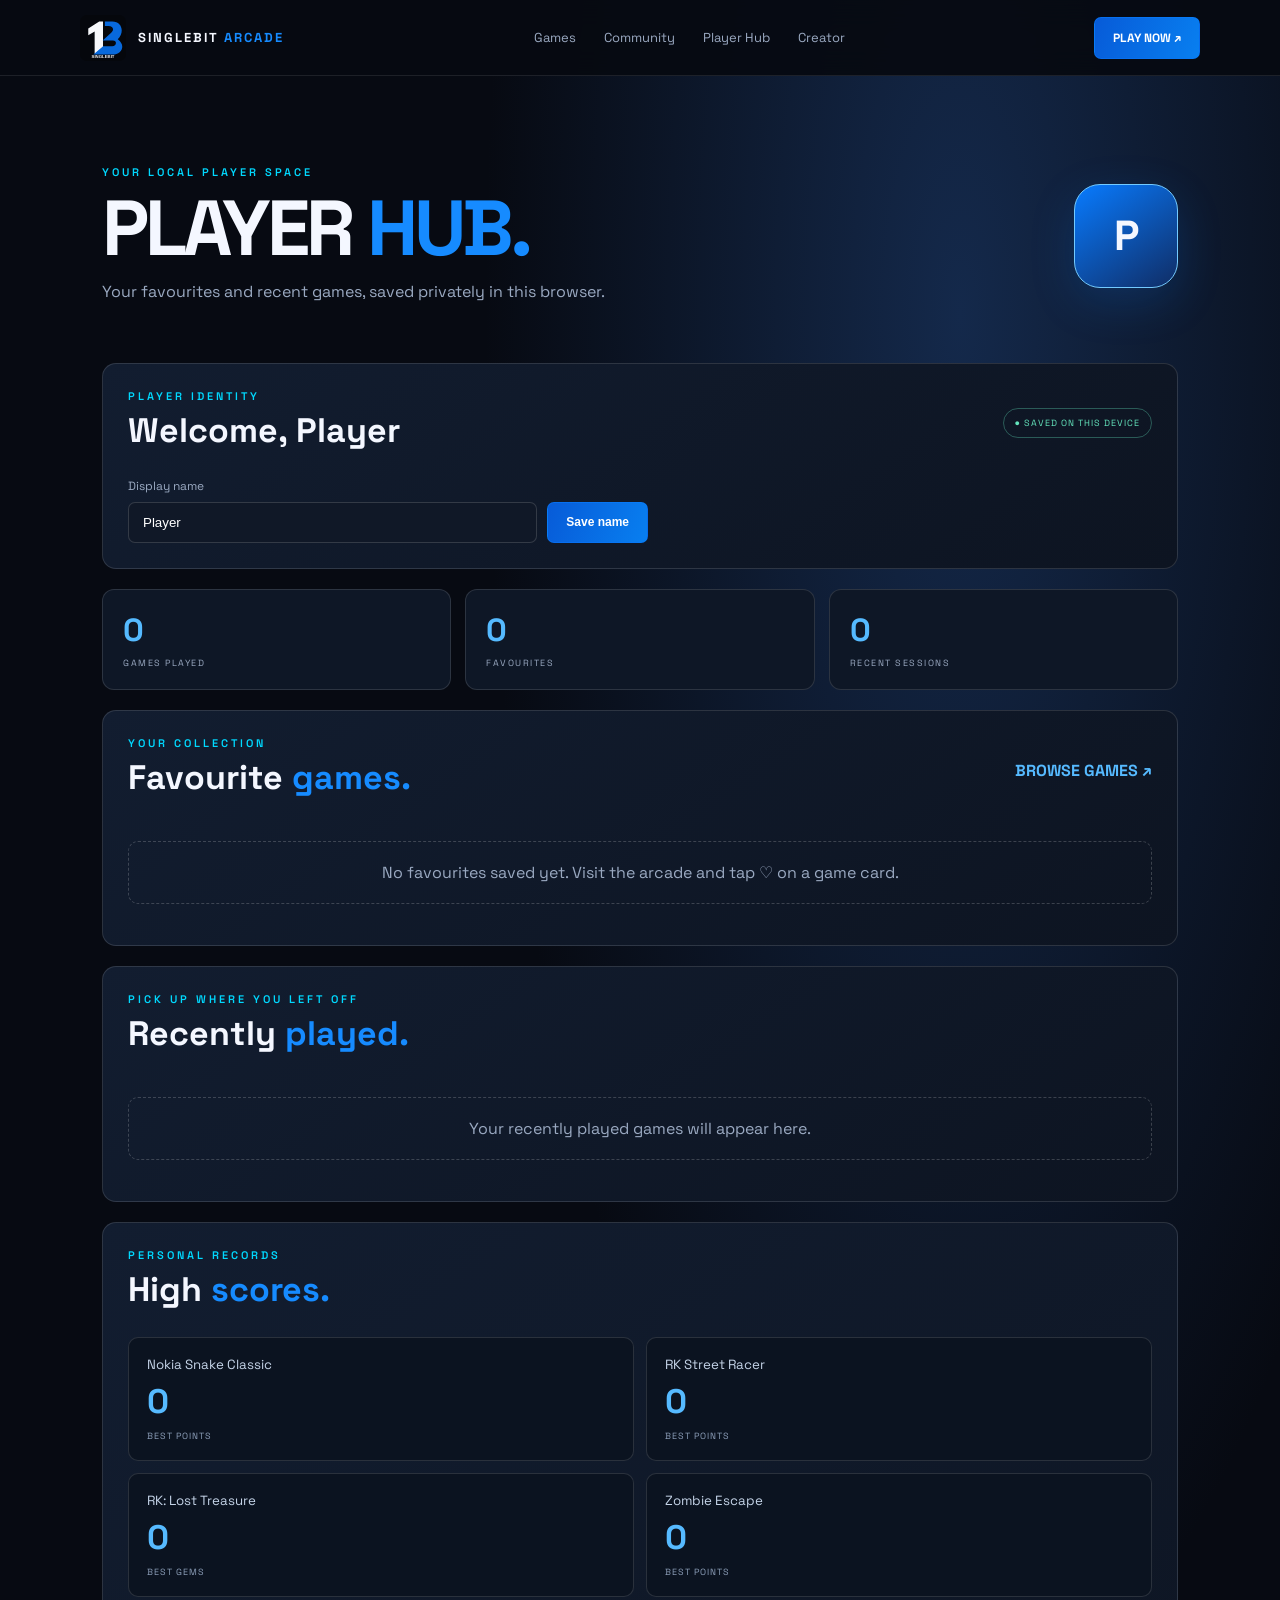
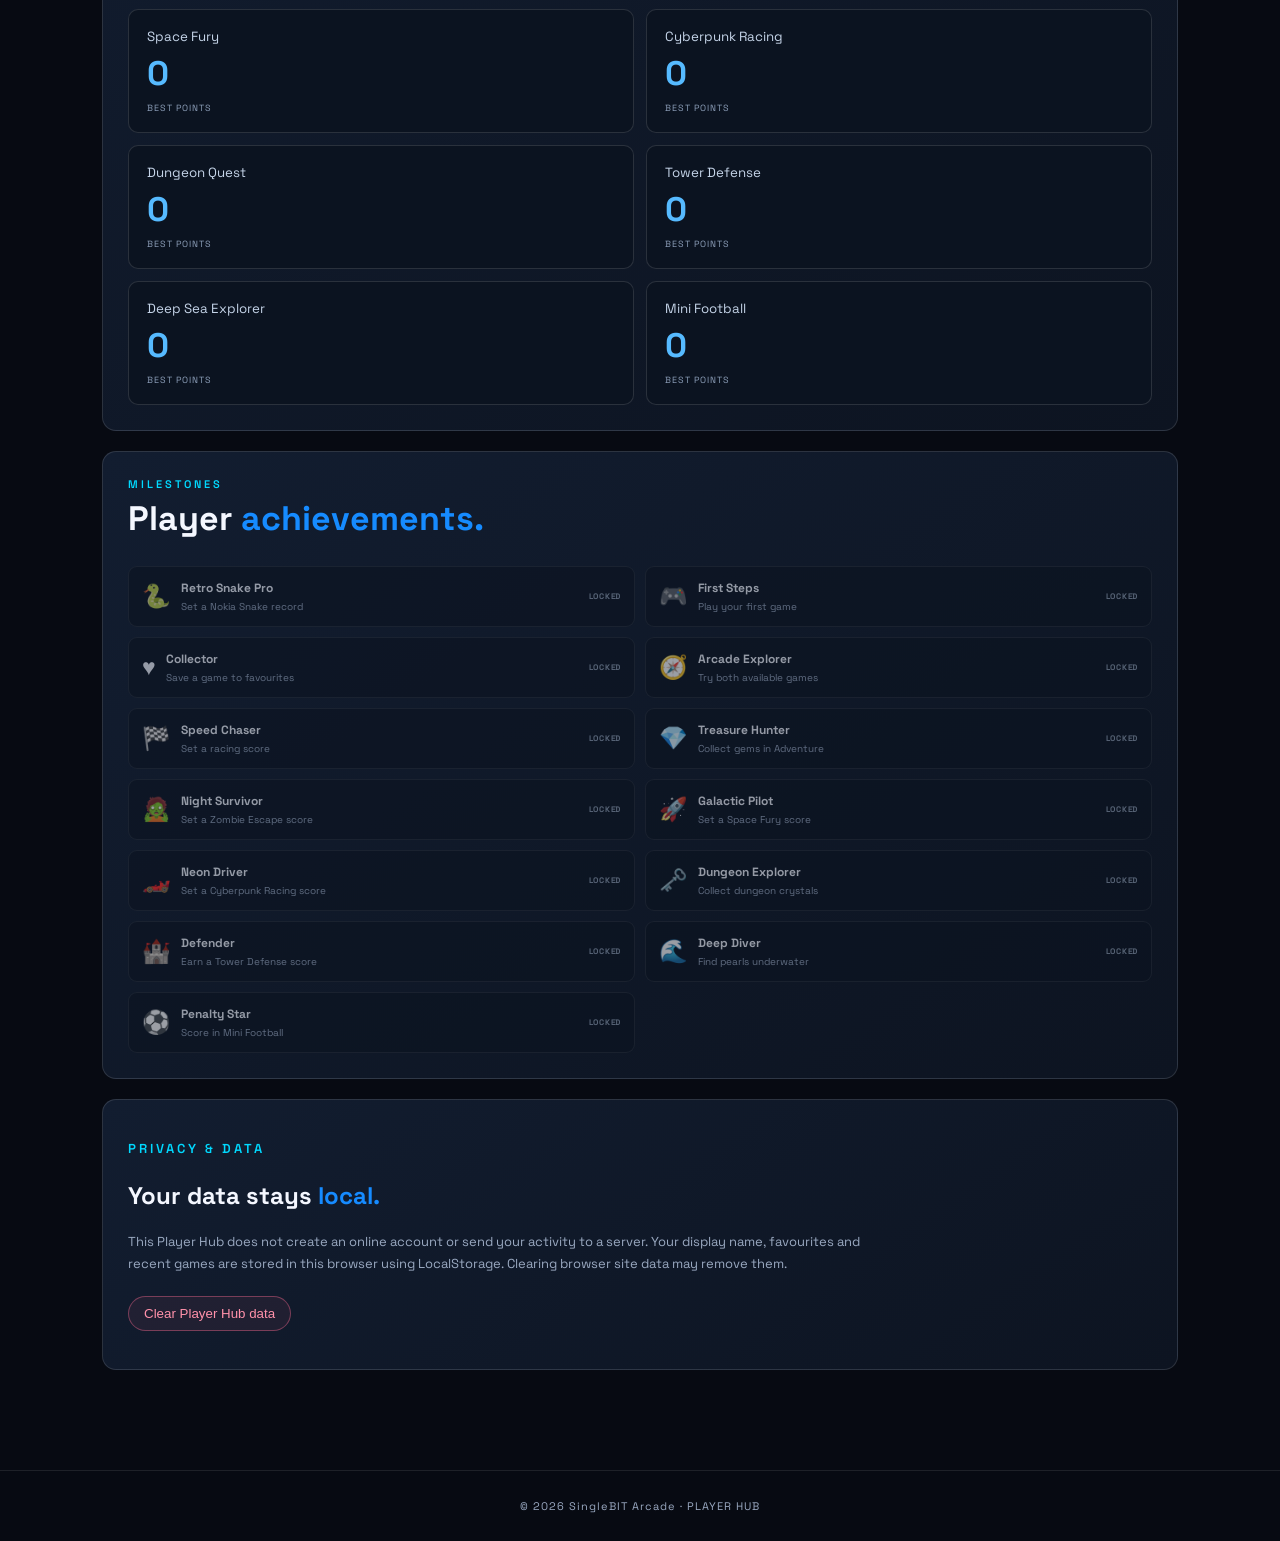
<file: profile.html>
<!doctype html>
<html lang="en"><head><meta charset="utf-8"><meta name="viewport" content="width=device-width,initial-scale=1"><meta name="theme-color" content="#070a12"><title>Player Hub | SingleBIT Arcade</title><link rel="icon" href="assets/singlebit-logo.svg" type="image/svg+xml"><link rel="stylesheet" href="css/style.css"><link rel="stylesheet" href="css/profile.css"><script defer src="js/games-data.js"></script><script defer src="js/profile.js"></script></head>
<body><header><a class="brand" href="./"><img class="brand-logo" src="assets/singlebit-logo.svg" alt="SingleBIT logo"><span>SINGLEBIT <b>ARCADE</b></span></a><nav><a href="./#games">Games</a><a href="./#community">Community</a><a href="profile.html" aria-current="page">Player Hub</a><a href="creator.html">Creator</a></nav><a class="cta" href="./#games">PLAY NOW ↗</a></header>
<main class="profile-main"><section class="profile-hero"><div><p class="eyebrow">YOUR LOCAL PLAYER SPACE</p><h1>PLAYER <em>HUB.</em></h1><p class="muted">Your favourites and recent games, saved privately in this browser.</p></div><div class="profile-avatar" id="avatar">P</div></section>
<section class="profile-panel"><div class="profile-heading"><div><p class="eyebrow">PLAYER IDENTITY</p><h2 id="greeting">Welcome, Player</h2></div><span class="local-tag">● SAVED ON THIS DEVICE</span></div><form id="name-form" class="name-form"><label for="player-name">Display name</label><div><input id="player-name" maxlength="24" placeholder="Enter a player name" autocomplete="nickname"><button class="button" type="submit">Save name</button></div></form></section>
<section class="profile-stats"><article><span id="played-count">0</span><small>GAMES PLAYED</small></article><article><span id="fav-count">0</span><small>FAVOURITES</small></article><article><span id="recent-count">0</span><small>RECENT SESSIONS</small></article></section>
<section class="profile-panel"><div class="profile-heading"><div><p class="eyebrow">YOUR COLLECTION</p><h2>Favourite <em>games.</em></h2></div><a class="play-link" href="./#games">BROWSE GAMES ↗</a></div><div id="favourites" class="profile-game-grid"></div><p id="no-favourites" class="empty-state">No favourites saved yet. Visit the arcade and tap ♡ on a game card.</p></section>
<section class="profile-panel"><div class="profile-heading"><div><p class="eyebrow">PICK UP WHERE YOU LEFT OFF</p><h2>Recently <em>played.</em></h2></div></div><div id="recent-games" class="recent-list"></div><p id="no-recent" class="empty-state">Your recently played games will appear here.</p></section>
<section class="profile-panel"><div class="profile-heading"><div><p class="eyebrow">PERSONAL RECORDS</p><h2>High <em>scores.</em></h2></div></div><div id="high-scores" class="high-score-grid"></div><p id="no-scores" class="empty-state">Play a game to start building your records.</p></section><section class="profile-panel"><div class="profile-heading"><div><p class="eyebrow">MILESTONES</p><h2>Player <em>achievements.</em></h2></div></div><div id="achievements" class="achievement-grid"></div></section><section class="profile-panel privacy-panel"><div><p class="eyebrow">PRIVACY & DATA</p><h2>Your data stays <em>local.</em></h2><p class="muted">This Player Hub does not create an online account or send your activity to a server. Your display name, favourites and recent games are stored in this browser using LocalStorage. Clearing browser site data may remove them.</p><button id="clear-data" class="danger-btn" type="button">Clear Player Hub data</button><p id="data-status" class="muted" role="status"></p></div></section>
</main><footer>© <span id="year"></span> SingleBIT Arcade · PLAYER HUB</footer></body></html>
</file>
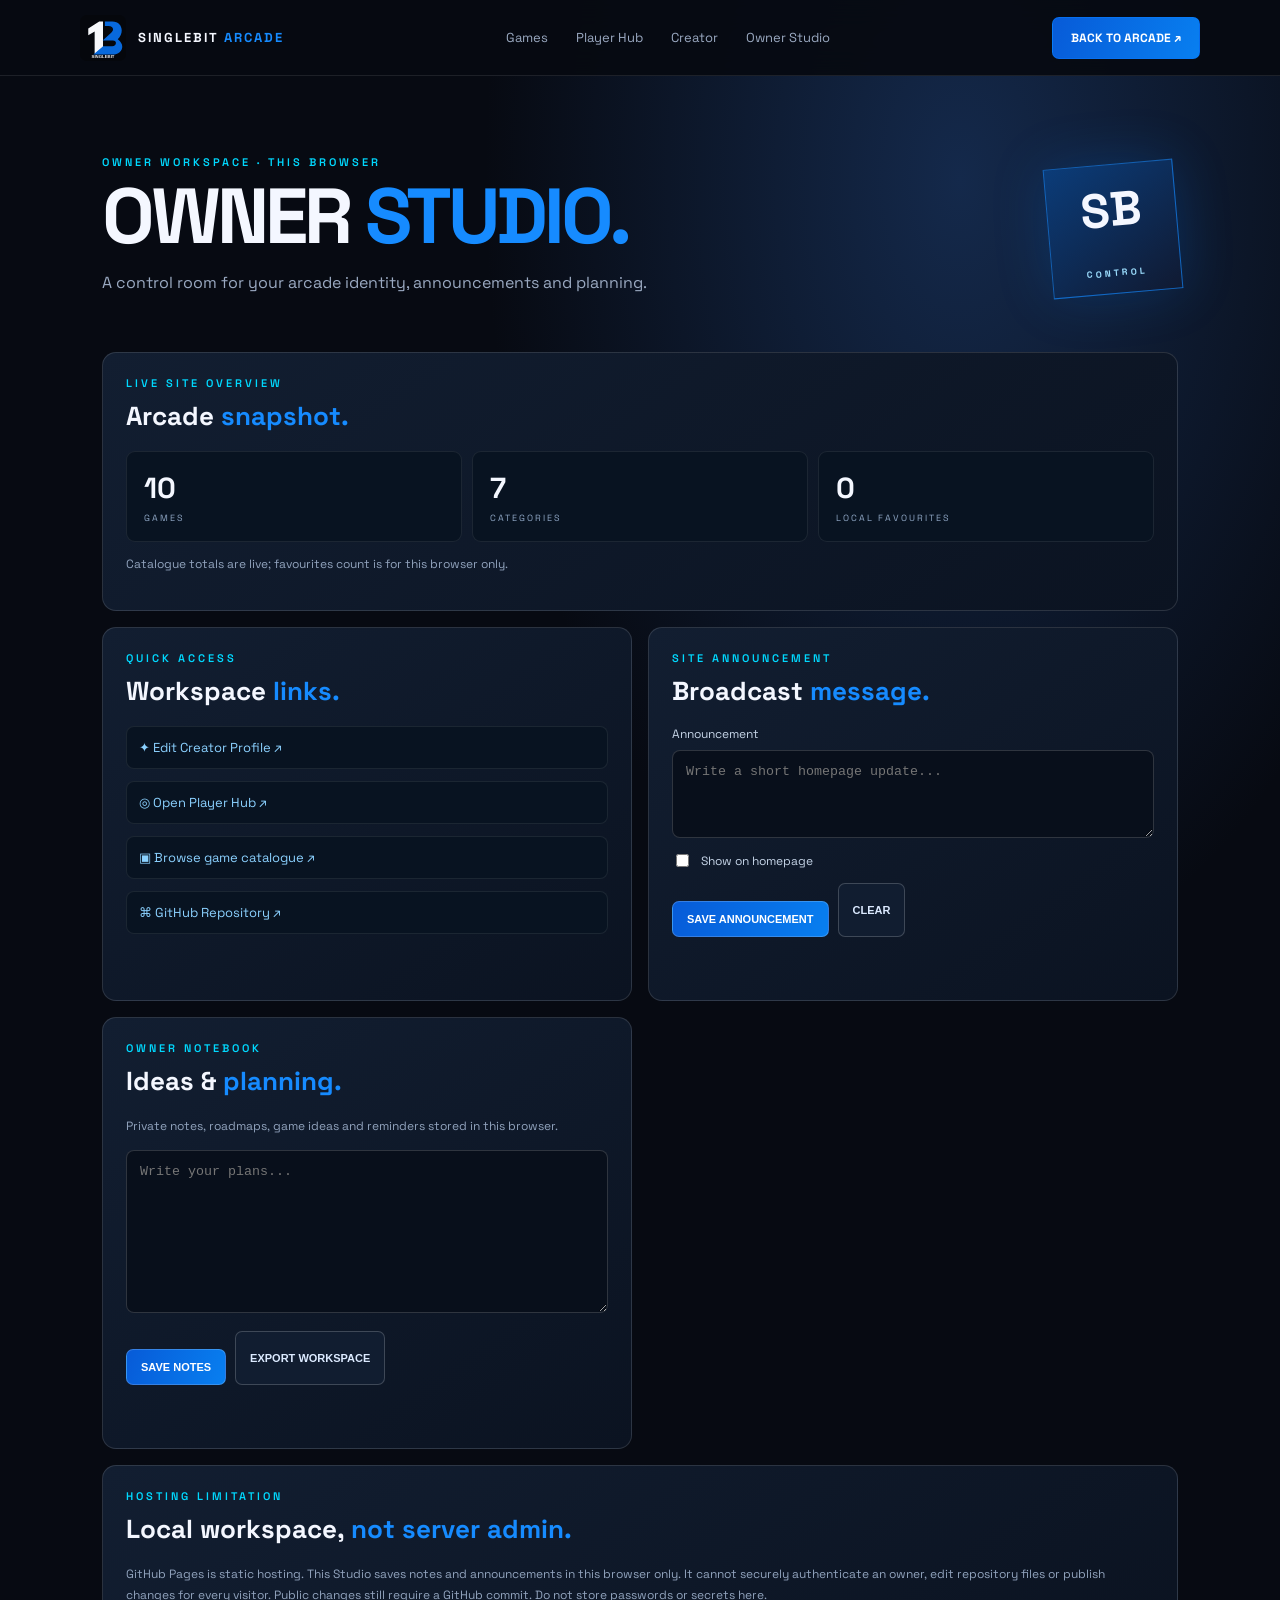
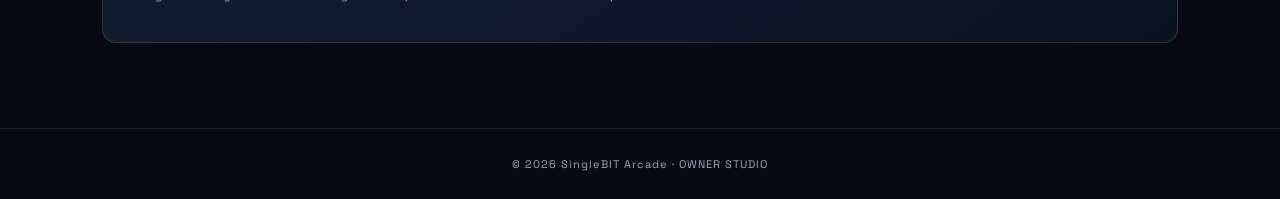
<file: studio.html>
<!doctype html><html lang="en"><head><meta charset="utf-8"><meta name="viewport" content="width=device-width,initial-scale=1"><title>Owner Studio | SingleBIT Arcade</title><link rel="stylesheet" href="css/style.css"><link rel="stylesheet" href="css/studio.css"><script defer src="js/games-data.js"></script><script defer src="js/studio.js"></script></head><body><header><a class="brand" href="./"><img class="brand-logo" src="assets/singlebit-logo.svg" alt=""><span>SINGLEBIT <b>ARCADE</b></span></a><nav><a href="./#games">Games</a><a href="profile.html">Player Hub</a><a href="creator.html">Creator</a><a href="studio.html">Owner Studio</a></nav><a class="cta" href="./">BACK TO ARCADE ↗</a></header><main class="studio-main"><section class="studio-hero"><div><p class="eyebrow">OWNER WORKSPACE · THIS BROWSER</p><h1>OWNER <em>STUDIO.</em></h1><p class="muted">A control room for your arcade identity, announcements and planning.</p></div><div class="studio-mark">SB<span>CONTROL</span></div></section><section class="studio-grid"><article class="studio-card wide"><p class="eyebrow">LIVE SITE OVERVIEW</p><h2>Arcade <em>snapshot.</em></h2><div class="studio-metrics"><div><b id="metric-games">10</b><small>GAMES</small></div><div><b id="metric-cats">7</b><small>CATEGORIES</small></div><div><b id="metric-favs">0</b><small>LOCAL FAVOURITES</small></div></div><p class="hint">Catalogue totals are live; favourites count is for this browser only.</p></article><article class="studio-card"><p class="eyebrow">QUICK ACCESS</p><h2>Workspace <em>links.</em></h2><div class="studio-links"><a href="creator.html">✦ Edit Creator Profile ↗</a><a href="profile.html">◎ Open Player Hub ↗</a><a href="./#games">▣ Browse game catalogue ↗</a><a href="https://github.com/Mr-Mehedi-69/SingleBIT-Arcade" target="_blank" rel="noopener">⌘ GitHub Repository ↗</a></div></article><article class="studio-card"><p class="eyebrow">SITE ANNOUNCEMENT</p><h2>Broadcast <em>message.</em></h2><label>Announcement<textarea id="announcement-text" rows="4" maxlength="220" placeholder="Write a short homepage update..."></textarea></label><label class="toggle-line"><input type="checkbox" id="announcement-enabled"> Show on homepage</label><div class="studio-actions"><button class="button" id="save-announcement">SAVE ANNOUNCEMENT</button><button id="clear-announcement">CLEAR</button></div><p id="announcement-status" class="status"></p></article><article class="studio-card"><p class="eyebrow">OWNER NOTEBOOK</p><h2>Ideas & <em>planning.</em></h2><p class="hint">Private notes, roadmaps, game ideas and reminders stored in this browser.</p><textarea id="owner-notes" rows="9" maxlength="10000" placeholder="Write your plans..."></textarea><div class="studio-actions"><button class="button" id="save-notes">SAVE NOTES</button><button id="export-data">EXPORT WORKSPACE</button></div><p id="notes-status" class="status"></p></article><article class="studio-card wide"><p class="eyebrow">HOSTING LIMITATION</p><h2>Local workspace, <em>not server admin.</em></h2><p class="hint">GitHub Pages is static hosting. This Studio saves notes and announcements in this browser only. It cannot securely authenticate an owner, edit repository files or publish changes for every visitor. Public changes still require a GitHub commit. Do not store passwords or secrets here.</p></article></section></main><footer>© <span id="year"></span> SingleBIT Arcade · OWNER STUDIO</footer></body></html>
</file>
<file: css/style.css>
@import url('https://fonts.googleapis.com/css2?family=Space+Grotesk:wght@400;500;600;700&display=swap');:root{--bg:#070a12;--panel:#111a2a;--text:#f4f7ff;--muted:#9aa9c1;--blue:#087bff;--cyan:#00d9ff}*{box-sizing:border-box}html{scroll-behavior:smooth}body{margin:0;background:radial-gradient(ellipse at 75% 10%,#14294b 0,transparent 35%),var(--bg);color:var(--text);font-family:'Space Grotesk',Arial,sans-serif}a{color:inherit;text-decoration:none}header{height:76px;padding:0 max(22px,calc((100% - 1120px)/2));display:flex;align-items:center;justify-content:space-between;border-bottom:1px solid #ffffff18;position:sticky;top:0;background:#070a12eF;backdrop-filter:blur(14px);z-index:5}.brand{display:flex;align-items:center;gap:12px;font-weight:700;letter-spacing:2px;font-size:13px}.brand b{color:#168bff}.mark{width:42px;height:42px;border:2px solid #168bff;display:grid;place-items:center;font-size:24px;font-weight:700;transform:skew(-8deg)}.mark span{color:#168bff}nav{display:flex;gap:28px;color:var(--muted);font-size:13px}.cta,.button{padding:12px 18px;border:1px solid #087bff88;border-radius:7px;color:white;font-size:12px;font-weight:700;background:linear-gradient(110deg,#075bd8,#087ff0)}.hero{max-width:1120px;margin:auto;min-height:560px;padding:75px 22px;display:grid;grid-template-columns:1.1fr .9fr;align-items:center;gap:35px}.eyebrow{font-size:11px;letter-spacing:3px;color:var(--cyan);font-weight:600}h1{font-size:clamp(55px,8vw,92px);line-height:.92;letter-spacing:-5px;margin:20px 0}em{font-style:normal;color:#168bff}.intro{max-width:500px;color:var(--muted);line-height:1.8}.button{display:inline-block;margin-top:18px}.stats{display:flex;gap:26px;margin-top:48px;color:var(--muted);font-size:9px;letter-spacing:1px}.stats span{display:grid;gap:5px}.stats b{font-size:18px;color:white}.orb{height:370px;display:grid;place-items:center;position:relative;border:1px solid #168bff55;border-radius:50%;box-shadow:0 0 80px #087bff20,inset 0 0 80px #087bff14}.cube{width:190px;height:190px;display:grid;place-items:center;background:linear-gradient(145deg,#087bff,#102d65);border:1px solid #9ddfff;font-size:70px;font-weight:700;transform:rotate(-12deg);box-shadow:0 25px 70px #0009}.orb small{position:absolute;bottom:35px;right:20px;color:var(--muted);letter-spacing:2px;line-height:1.8}.orb small b{color:var(--cyan)}.games,.about{max-width:1120px;margin:auto;padding:80px 22px}.games h2,.about h2{font-size:clamp(34px,5vw,55px);margin:12px 0}.muted,.about p:last-child{color:var(--muted)}.tools{display:flex;justify-content:space-between;gap:15px;margin:28px 0;flex-wrap:wrap}input{background:#101827;border:1px solid #ffffff25;border-radius:7px;padding:12px 14px;color:white;min-width:240px}button{background:#101827;color:#aebbd0;border:1px solid #ffffff25;border-radius:30px;padding:9px 15px;cursor:pointer}button.active{border-color:var(--blue);color:white;background:#087bff25}.grid{display:grid;grid-template-columns:repeat(2,minmax(0,1fr));gap:22px}.grid article{background:linear-gradient(145deg,#121d30,#0d1421);border:1px solid #ffffff20;border-radius:12px;padding:15px}.art{height:190px;border-radius:8px;display:grid;place-items:center;font-size:70px;position:relative}.art small{position:absolute;top:14px;left:14px;font-size:10px;letter-spacing:2px;color:white}.race{background:linear-gradient(130deg,#20214b,#963e72,#e98b68)}.forest{background:linear-gradient(130deg,#183b38,#4e8062,#9b9c57)}article h3{letter-spacing:1px}article p{color:var(--muted);font-size:13px}article>a{display:inline-block;margin-top:10px;color:#56baff;font-weight:700;font-size:12px}.about{border-top:1px solid #ffffff18}.about p:last-child{max-width:650px;line-height:1.8}footer{text-align:center;padding:28px 15px;border-top:1px solid #ffffff18;color:var(--muted);font-size:11px;letter-spacing:1px}@media(max-width:700px){header{height:66px;padding:0 15px}.brand{font-size:10px;letter-spacing:1px}.mark{width:36px;height:36px}nav{gap:12px;font-size:11px}.cta{display:none}.hero{display:block;padding-top:60px}.orb{height:270px;margin:45px 10px 0}.cube{width:140px;height:140px;font-size:52px}.stats{gap:15px}.games,.about{padding:60px 18px}.grid{grid-template-columns:1fr}.art{height:180px}.tools{align-items:stretch}input{width:100%}}
.brand-logo{width:46px;height:46px;object-fit:contain;border-radius:7px}@media(max-width:700px){.brand-logo{width:38px;height:38px}}

.brand-logo{width:46px;height:46px;object-fit:contain;border-radius:7px}@media(max-width:700px){.brand-logo{width:38px;height:38px}}

/* Phase 02 — game library */
.brand-logo{width:46px;height:46px;object-fit:contain;border-radius:7px}
.library-tools{display:grid;grid-template-columns:minmax(180px,1fr) auto auto;gap:12px;margin:28px 0 16px}
.library-tools input,.library-tools select{min-width:0;width:100%;background:#101827;border:1px solid #ffffff25;border-radius:8px;padding:12px 14px;color:#f4f7ff}
.library-tools select{cursor:pointer}.filter-btn,.filters button{background:#101827;color:#aebbd0;border:1px solid #ffffff25;border-radius:30px;padding:10px 16px;cursor:pointer}
.filter-btn.active,.filters button.active{border-color:#087bff;color:white;background:#087bff25}
.filters{display:flex;gap:9px;flex-wrap:wrap;margin:0 0 22px}
.grid{display:grid;grid-template-columns:repeat(2,minmax(0,1fr));gap:22px}
.game-card{overflow:hidden;background:linear-gradient(145deg,#121d30,#0d1421);border:1px solid #ffffff20;border-radius:13px;transition:transform .2s,border-color .2s}
.game-card:hover{transform:translateY(-4px);border-color:#087bff88}
.game-art{height:205px;display:flex;align-items:center;justify-content:center;position:relative;overflow:hidden}
.game-art.race{background:radial-gradient(circle at 70% 35%,#ffb36b66,transparent 30%),linear-gradient(130deg,#20214b,#963e72,#e98b68)}
.game-art.forest{background:radial-gradient(circle at 70% 35%,#d2ed8066,transparent 30%),linear-gradient(130deg,#183b38,#4e8062,#9b9c57)}
.art-symbol{font-size:76px;filter:drop-shadow(0 12px 14px #0008);transition:transform .2s}
.game-art:hover .art-symbol{transform:scale(1.12)}
.art-tag{position:absolute;top:14px;left:15px;font-size:10px;letter-spacing:2px;font-weight:700;background:#05070c88;padding:7px 10px;border-radius:20px}
.art-play{position:absolute;bottom:14px;right:14px;background:#087bff;padding:8px 12px;border-radius:6px;font-size:10px;font-weight:700;opacity:0;transform:translateY(5px);transition:.2s}
.game-art:hover .art-play{opacity:1;transform:translateY(0)}
.card-content{padding:17px}.card-title-row{display:flex;align-items:center;justify-content:space-between;gap:12px}
.card-title-row h3{font-size:16px;letter-spacing:.6px;margin:0}
.heart{border:1px solid #ffffff25;background:#0b1220;color:#aebbd0;border-radius:50%;width:36px;height:36px;font-size:20px;padding:0;flex:0 0 auto}
.heart.saved{color:#ff6b91;border-color:#ff6b9166}
.card-content p{color:var(--muted);font-size:13px;line-height:1.6;min-height:42px}
.card-meta{display:flex;justify-content:space-between;align-items:center;gap:10px;border-top:1px solid #ffffff14;padding-top:13px;color:#8192ac;font-size:11px}
.play-link{color:#56baff;font-weight:700;white-space:nowrap}
.empty-state{padding:30px;text-align:center;color:var(--muted);border:1px dashed #ffffff30;border-radius:10px}
.community{max-width:1120px;margin:0 auto 70px;padding:48px 30px;display:flex;align-items:center;justify-content:space-between;gap:25px;background:linear-gradient(120deg,#101c30,#0c1422);border:1px solid #ffffff18;border-radius:15px}
.community>div:first-child{max-width:570px}.community h2{font-size:clamp(30px,4vw,45px);margin:12px 0}
.community p:last-child{color:var(--muted);line-height:1.8;font-size:14px}
.community-mark{display:grid;place-items:center;gap:12px;color:#168bff}
.community-mark span{width:120px;height:120px;display:grid;place-items:center;border:1px solid #168bff88;background:linear-gradient(145deg,#087bff55,#102d65);font-size:48px;font-weight:700;transform:rotate(-8deg)}
.community-mark small{font-size:8px;letter-spacing:2px;color:#9aa9c1}
@media(max-width:700px){.brand-logo{width:38px;height:38px}.library-tools{grid-template-columns:1fr 1fr}.library-tools input{grid-column:1/-1}.grid{grid-template-columns:1fr}.game-art{height:185px}.community{margin:0 18px 45px;padding:28px 22px}.community-mark{display:none}}

/* Zombie Escape library artwork */
.game-art.zombie{background:#101b2c url('../assets/zombie-escape-thumbnail.svg') center/cover no-repeat}.game-art.zombie .art-symbol{display:none}

/* Space Fury arcade thumbnail */
.game-art.space{background:#08112a url('../assets/space-fury-thumbnail.svg') center/cover no-repeat}.game-art.space .art-symbol{display:none}

/* Five unique new arcade thumbnails */
.game-art.cyber{background:#10132b url('../assets/cyberpunk-racing-thumbnail.svg') center/cover no-repeat}.game-art.cyber .art-symbol,.game-art.dungeon .art-symbol,.game-art.tower .art-symbol,.game-art.ocean .art-symbol,.game-art.football .art-symbol{display:none}
.game-art.dungeon{background:#15102c url('../assets/dungeon-quest-thumbnail.svg') center/cover no-repeat}.game-art.tower{background:#0d241c url('../assets/tower-defense-thumbnail.svg') center/cover no-repeat}.game-art.ocean{background:#06243b url('../assets/deep-sea-explorer-thumbnail.svg') center/cover no-repeat}.game-art.football{background:#153b28 url('../assets/mini-football-thumbnail.svg') center/cover no-repeat}

/* PHASE 03 — high-impact visual refresh */
.spotlight{max-width:1120px;margin:20px auto 0;padding:25px 22px;display:grid;grid-template-columns:1.05fr .95fr;gap:30px;align-items:center;border:1px solid #168bff55;border-radius:17px;background:radial-gradient(ellipse at 12% 80%,#1457a344,transparent 45%),linear-gradient(125deg,#101d33,#0a101d);overflow:hidden}
.spotlight-art{position:relative;min-width:0}.spotlight-art img{display:block;width:100%;border-radius:12px;box-shadow:0 20px 55px #0009}.spotlight-label{position:absolute;top:13px;left:13px;padding:8px 12px;border-radius:20px;background:#06101ddd;color:#a9ed91;font-size:10px;letter-spacing:2px;font-weight:700}.spotlight-copy h2{font-size:clamp(38px,5vw,60px);line-height:.98;letter-spacing:-2px;margin:13px 0}.spotlight-copy>p:not(.eyebrow){color:#a9b9cf;line-height:1.8;font-size:14px;max-width:480px}.spotlight-actions{display:flex;align-items:center;gap:20px;flex-wrap:wrap;margin-top:22px}.spotlight-actions .button{margin:0}.text-link{color:#78c9ff;font-size:12px;font-weight:700}.quick-stats{max-width:1076px;margin:20px auto 0;padding:0 22px;display:grid;grid-template-columns:repeat(4,1fr);gap:12px}.quick-stats article{background:#101a2b;border:1px solid #ffffff18;border-radius:10px;padding:17px 18px;display:grid;gap:5px}.quick-stats b{font-size:25px;color:#eaf5ff}.quick-stats span{font-size:9px;letter-spacing:1.5px;color:#8fa3bf}.games{padding-top:65px}.game-card{min-width:0}.game-art.snake{background:#aabb69 url('../assets/nokia-snake-thumbnail.svg') center/cover no-repeat}.game-art.snake .art-symbol{display:none}
@media(max-width:700px){.spotlight{margin:10px 14px 0;padding:16px;grid-template-columns:1fr;gap:17px}.spotlight-copy h2{font-size:43px}.quick-stats{padding:0 14px;grid-template-columns:repeat(2,1fr)}.quick-stats article{padding:13px}.quick-stats b{font-size:22px}.games{padding-top:50px}}
</file>
<file: games/game.css>
*{box-sizing:border-box}body{margin:0;background:#070b16;color:#eef5ff;font:15px system-ui,Arial}.top{height:64px;display:flex;align-items:center;justify-content:space-between;padding:0 max(16px,calc((100% - 1050px)/2));background:#0d1628;border-bottom:1px solid #ffffff22}.top b{color:var(--accent)}.wrap{max-width:1050px;margin:auto;padding:28px 16px}.head{display:flex;align-items:center;justify-content:space-between;gap:15px}.head h1{font-size:clamp(28px,5vw,48px);margin:6px 0}.head p{color:#a6b5ca;line-height:1.6}.tag{color:var(--accent);letter-spacing:3px;font-size:11px;font-weight:bold}.stage{position:relative;background:#030713;border:1px solid var(--accent);border-radius:14px;overflow:hidden;margin-top:20px}.hud{display:flex;justify-content:space-between;padding:13px 16px;background:#101b2e;color:#aebbd0;font-size:12px}.hud b{color:white}canvas{display:block;width:100%;height:auto;touch-action:none}.overlay{position:absolute;inset:44px 0 0;background:#020612c9;display:grid;place-items:center;text-align:center;padding:20px}.overlay.off{display:none}.panel{background:#101b2e;border:1px solid var(--accent);border-radius:12px;padding:24px;max-width:430px}.panel p{color:#aebbd0;line-height:1.6}.btn,button{border:0;border-radius:7px;background:var(--accent);color:#08101b;font-weight:800;padding:12px 18px;cursor:pointer}.actions{display:flex;gap:10px;align-items:center;flex-wrap:wrap;margin:14px 0}.actions button{background:#17253a;color:white;border:1px solid #ffffff25}.actions small{color:#9baac0}.help{display:grid;grid-template-columns:1fr 1fr;gap:12px;margin-top:22px}.help article{background:#101827;padding:16px;border:1px solid #ffffff18;border-radius:9px}.help p{color:#a6b5ca;line-height:1.6;font-size:13px}@media(max-width:650px){.help{grid-template-columns:1fr}.head{align-items:flex-start}.top{font-size:12px}}
/* Shared fullscreen presentation */
.tool-btn#fullscreen{margin-left:auto}.stage:fullscreen,.shell:fullscreen,#gameShell:fullscreen{width:100vw;height:100vh;max-width:none;margin:0;border-radius:0;display:flex;flex-direction:column;justify-content:center;background:#050814}.stage:fullscreen canvas,.shell:fullscreen canvas,#gameShell:fullscreen canvas{max-height:calc(100vh - 120px);width:auto;max-width:100%;margin:auto;object-fit:contain}.stage:fullscreen .overlay{inset:44px 0 0}
</file>
<file: css/creator.css>
.creator-main{max-width:1120px;margin:auto;padding:58px 22px 80px}.creator-hero{display:flex;align-items:center;justify-content:space-between;gap:25px;padding:18px 0 42px}.creator-hero h1{font-size:clamp(44px,7vw,76px);letter-spacing:-4px;margin:12px 0}.creator-hero .muted{max-width:650px;line-height:1.7}.creator-avatar{width:145px;height:145px;flex:0 0 145px;border-radius:35px;display:grid;place-items:center;background:linear-gradient(145deg,#087bff,#142650);border:1px solid #6dcfff;font-size:48px;font-weight:700;box-shadow:0 15px 55px #087bff35}.creator-actions{display:flex;gap:9px;flex-wrap:wrap;margin-top:22px}.creator-actions button,.import-btn,.editor-heading button,.editor-actions button{display:inline-flex;align-items:center;justify-content:center;padding:11px 15px;border-radius:7px;background:#111d30;color:#dceaff;border:1px solid #ffffff30;font:600 11px inherit;cursor:pointer}.creator-actions .button,.editor-actions .button{background:linear-gradient(110deg,#075bd8,#087ff0);color:white}.import-btn input{display:none}.creator-layout{display:grid;grid-template-columns:290px 1fr;gap:20px;align-items:start}.creator-side,.creator-panel,.creator-editor{background:linear-gradient(145deg,#121d30,#0d1421);border:1px solid #ffffff20;border-radius:13px;padding:23px}.creator-side{position:sticky;top:95px}.creator-side h2{font-size:27px;margin:12px 0 5px}.creator-role{color:#59c5ff;font-size:13px}.creator-side-note{margin-top:25px;padding:15px;background:#091321;border-radius:9px;border-left:2px solid #168bff}.creator-side-note b{font-size:10px;letter-spacing:2px;color:#52caff}.creator-side-note p{color:#c7d5e8;font-size:13px;line-height:1.6}.creator-links{display:grid;gap:8px;margin-top:20px}.creator-links a{color:#77caff;font-size:12px;overflow-wrap:anywhere}.creator-content{display:grid;gap:15px}.creator-panel h2,.creator-editor h2{font-size:27px;margin:7px 0 15px}.creator-panel .eyebrow,.creator-side .eyebrow{margin:0}.creator-copy{white-space:pre-wrap;color:#b5c4d9;line-height:1.8;font-size:14px;overflow-wrap:anywhere}.chip-list{display:flex;flex-wrap:wrap;gap:8px}.chip-list span{padding:8px 12px;background:#0a1a2b;border:1px solid #168bff55;border-radius:30px;color:#b9dfff;font-size:11px}.creator-projects{display:grid;gap:10px}.creator-projects article{padding:13px;background:#0a1422;border:1px solid #ffffff18;border-radius:9px}.creator-projects b{color:#7ccaff}.creator-projects p{margin:6px 0 0;color:#aab9ce;font-size:13px;line-height:1.6}.creator-achievements{padding-left:20px;color:#b8c8dc;line-height:2}.creator-editor{margin-top:25px}.creator-editor[hidden]{display:none}.editor-heading{display:flex;justify-content:space-between;gap:15px;align-items:center;margin-bottom:18px}.editor-heading p{margin:6px 0}.creator-editor form{display:grid;grid-template-columns:1fr 1fr;gap:14px}.creator-editor label{display:grid;gap:7px;color:#c8d6e8;font-size:12px}.creator-editor label:nth-of-type(5),.creator-editor label:nth-of-type(7),.creator-editor label:nth-of-type(8),.creator-editor label:nth-of-type(9),.creator-editor label:nth-of-type(10){grid-column:1/-1}.creator-editor label small{color:#8498b2}.creator-editor input,.creator-editor textarea{width:100%;min-width:0;background:#080f1b;border:1px solid #ffffff28;border-radius:7px;color:white;padding:12px;font:13px inherit}.creator-editor textarea{resize:vertical;line-height:1.6}.editor-actions{grid-column:1/-1;display:flex;align-items:center;gap:10px;flex-wrap:wrap}.editor-actions span{color:#6fe0b2;font-size:12px}@media(max-width:760px){.creator-main{padding:35px 15px 60px}.creator-hero{align-items:flex-start}.creator-avatar{width:78px;height:78px;flex-basis:78px;border-radius:20px;font-size:28px}.creator-layout{grid-template-columns:1fr}.creator-side{position:static}.creator-editor form{grid-template-columns:1fr}.creator-editor label{grid-column:1/-1}.creator-editor{padding:17px}.editor-heading{align-items:flex-start}.creator-hero h1{font-size:43px}}
</file>
<file: css/profile.css>
.profile-main{max-width:1120px;margin:auto;padding:58px 22px 80px}.profile-hero{display:flex;align-items:center;justify-content:space-between;gap:24px;padding:20px 0 45px}.profile-hero h1{font-size:clamp(48px,7vw,78px);letter-spacing:-4px;margin:14px 0}.profile-avatar{width:104px;height:104px;flex:0 0 104px;display:grid;place-items:center;border-radius:26px;background:linear-gradient(145deg,#087bff,#102d65);border:1px solid #73caff;font-size:42px;font-weight:700;box-shadow:0 14px 45px #087bff30}.profile-panel{padding:25px;margin:0 0 20px;border:1px solid #ffffff20;border-radius:14px;background:linear-gradient(145deg,#121d30,#0d1421)}.profile-heading{display:flex;justify-content:space-between;align-items:center;gap:16px;margin-bottom:20px}.profile-heading h2{font-size:clamp(24px,4vw,34px);margin:6px 0}.profile-heading .eyebrow{margin:0}.local-tag{font-size:9px;letter-spacing:1px;color:#64e5bd;border:1px solid #64e5bd55;border-radius:30px;padding:8px 11px;white-space:nowrap}.name-form label{display:block;color:var(--muted);font-size:12px;margin-bottom:8px}.name-form>div{display:flex;gap:10px;max-width:520px}.name-form input{min-width:0;flex:1}.name-form .button{margin:0;cursor:pointer}.profile-stats{display:grid;grid-template-columns:repeat(3,1fr);gap:14px;margin:0 0 20px}.profile-stats article{padding:20px;border:1px solid #ffffff20;border-radius:12px;background:#0e1726;display:grid;gap:7px}.profile-stats article span{font-size:32px;font-weight:700;color:#55baff}.profile-stats small{font-size:9px;letter-spacing:1.5px;color:var(--muted)}.profile-game-grid{display:grid;grid-template-columns:repeat(2,minmax(0,1fr));gap:14px}.profile-game{display:flex;align-items:center;gap:14px;padding:12px;border:1px solid #ffffff18;border-radius:10px;background:#0b1320}.profile-game-art{width:66px;height:58px;flex:0 0 66px;display:grid;place-items:center;border-radius:8px;font-size:26px}.profile-game-art.race{background:linear-gradient(130deg,#20214b,#963e72,#e98b68)}.profile-game-art.forest{background:linear-gradient(130deg,#183b38,#4e8062,#9b9c57)}.profile-game h3{font-size:13px;margin:0 0 5px}.profile-game p{font-size:11px;color:var(--muted);margin:0}.profile-game a{margin-left:auto;color:#56baff;font-size:10px;font-weight:700;white-space:nowrap}.recent-list{display:grid;gap:9px}.recent-row{display:flex;align-items:center;gap:12px;padding:13px;border-bottom:1px solid #ffffff14}.recent-row:last-child{border:0}.recent-row .recent-icon{font-size:20px}.recent-row strong{font-size:13px}.recent-row small{display:block;color:var(--muted);font-size:10px;margin-top:4px}.recent-row a{margin-left:auto;color:#56baff;font-size:10px;font-weight:700}.privacy-panel p{max-width:760px;line-height:1.7;font-size:13px}.danger-btn{margin-top:8px;border-color:#ff6b9166;color:#ff91aa;background:#ff6b9112}.danger-btn:hover{background:#ff6b9125}.empty-state{padding:20px;text-align:center;color:var(--muted);border:1px dashed #ffffff30;border-radius:10px}.profile-panel .empty-state[hidden]{display:none}@media(max-width:700px){.profile-main{padding:38px 16px 60px}.profile-hero{padding:12px 0 30px}.profile-avatar{width:74px;height:74px;flex-basis:74px;border-radius:19px;font-size:30px}.profile-panel{padding:19px}.profile-heading{align-items:flex-start;flex-direction:column}.profile-stats{gap:8px}.profile-stats article{padding:14px 11px}.profile-stats article span{font-size:26px}.profile-stats small{font-size:8px;letter-spacing:.7px}.profile-game-grid{grid-template-columns:1fr}.name-form>div{flex-direction:column}.name-form .button{align-self:flex-start}.local-tag{font-size:8px}}
.high-score-grid{display:grid;grid-template-columns:repeat(2,minmax(0,1fr));gap:12px}.record-card{padding:18px;background:#0b1320;border:1px solid #ffffff20;border-radius:10px;display:grid;gap:7px}.record-card small{color:#c5d4e8}.record-card strong{font-size:34px;color:#56baff}.record-card span{font-size:9px;letter-spacing:1px;color:#8ea0ba}.achievement-grid{display:grid;grid-template-columns:repeat(2,minmax(0,1fr));gap:10px}.achievement{display:flex;align-items:center;gap:10px;padding:13px;background:#0b1320;border:1px solid #ffffff18;border-radius:9px;opacity:.58}.achievement.unlocked{opacity:1;border-color:#42d9aa66;background:#10251f}.achievement>span{font-size:23px}.achievement div{display:grid;gap:4px;flex:1}.achievement strong{font-size:12px}.achievement small{font-size:10px;color:var(--muted)}.achievement>b{font-size:8px;letter-spacing:.7px;color:#8c9bb0}.achievement.unlocked>b{color:#64e5bd}@media(max-width:700px){.high-score-grid,.achievement-grid{grid-template-columns:1fr}}
</file>
<file: css/studio.css>
.studio-main{max-width:1120px;margin:auto;padding:58px 22px 85px}.studio-hero{display:flex;justify-content:space-between;align-items:center;gap:30px;padding:10px 0 38px}.studio-hero h1{font-size:clamp(48px,7vw,78px);letter-spacing:-4px;margin:12px 0}.studio-hero .muted{max-width:620px;line-height:1.8}.studio-mark{width:130px;height:130px;flex:0 0 130px;border:1px solid #168bff99;background:linear-gradient(145deg,#0b3c79,#101a32);display:grid;place-items:center;font-size:48px;font-weight:700;box-shadow:0 0 55px #087bff33;transform:rotate(-5deg)}.studio-mark span{font-size:9px;letter-spacing:3px;color:#9ddfff}.studio-grid{display:grid;grid-template-columns:repeat(2,minmax(0,1fr));gap:16px}.studio-card{padding:23px;border:1px solid #ffffff20;border-radius:14px;background:linear-gradient(145deg,#121e31,#0b1321);min-width:0}.studio-card.wide{grid-column:1/-1}.studio-card .eyebrow{margin:0}.studio-card h2{font-size:26px;margin:9px 0 18px}.studio-metrics{display:grid;grid-template-columns:repeat(3,1fr);gap:10px}.studio-metrics div{padding:17px;background:#081321;border:1px solid #ffffff15;border-radius:9px;display:grid;gap:6px}.studio-metrics b{font-size:29px}.studio-metrics small{font-size:9px;letter-spacing:2px;color:#8fa6c4}.hint{font-size:12px;line-height:1.8;color:#91a3bd}.studio-links{display:grid;gap:12px}.studio-links a{padding:12px;background:#081321;border:1px solid #ffffff14;border-radius:8px;color:#8bd1ff;font-size:13px}.studio-card label{display:grid;gap:8px;color:#c6d5e8;font-size:12px;margin:13px 0}.studio-card textarea{width:100%;min-width:0;background:#080f1b;border:1px solid #ffffff28;border-radius:8px;color:#f4f7ff;padding:13px;font:13px/1.7 inherit;resize:vertical}.studio-card .toggle-line{display:flex;align-items:center;gap:9px}.studio-card .toggle-line input{width:auto;min-width:0}.studio-actions{display:flex;gap:9px;flex-wrap:wrap;margin-top:13px}.studio-actions button{padding:11px 14px;border-radius:7px;background:#111d30;color:#dceaff;border:1px solid #ffffff30;font-size:11px;font-weight:700;cursor:pointer}.studio-actions .button{background:linear-gradient(110deg,#075bd8,#087ff0);color:#fff}.status{font-size:12px;color:#71e1b5;min-height:16px}.announcement{max-width:1120px;margin:14px auto 0;padding:13px 18px;background:#0d2945;border:1px solid #168bff66;border-radius:9px;color:#d9efff;font-size:13px}@media(max-width:700px){.studio-main{padding:35px 15px 60px}.studio-hero{align-items:flex-start}.studio-mark{width:75px;height:75px;flex-basis:75px;font-size:30px}.studio-grid{grid-template-columns:1fr}.studio-card.wide{grid-column:auto}.studio-card{padding:18px}.studio-metrics b{font-size:23px}.announcement{margin:12px 14px 0}}
</file>
